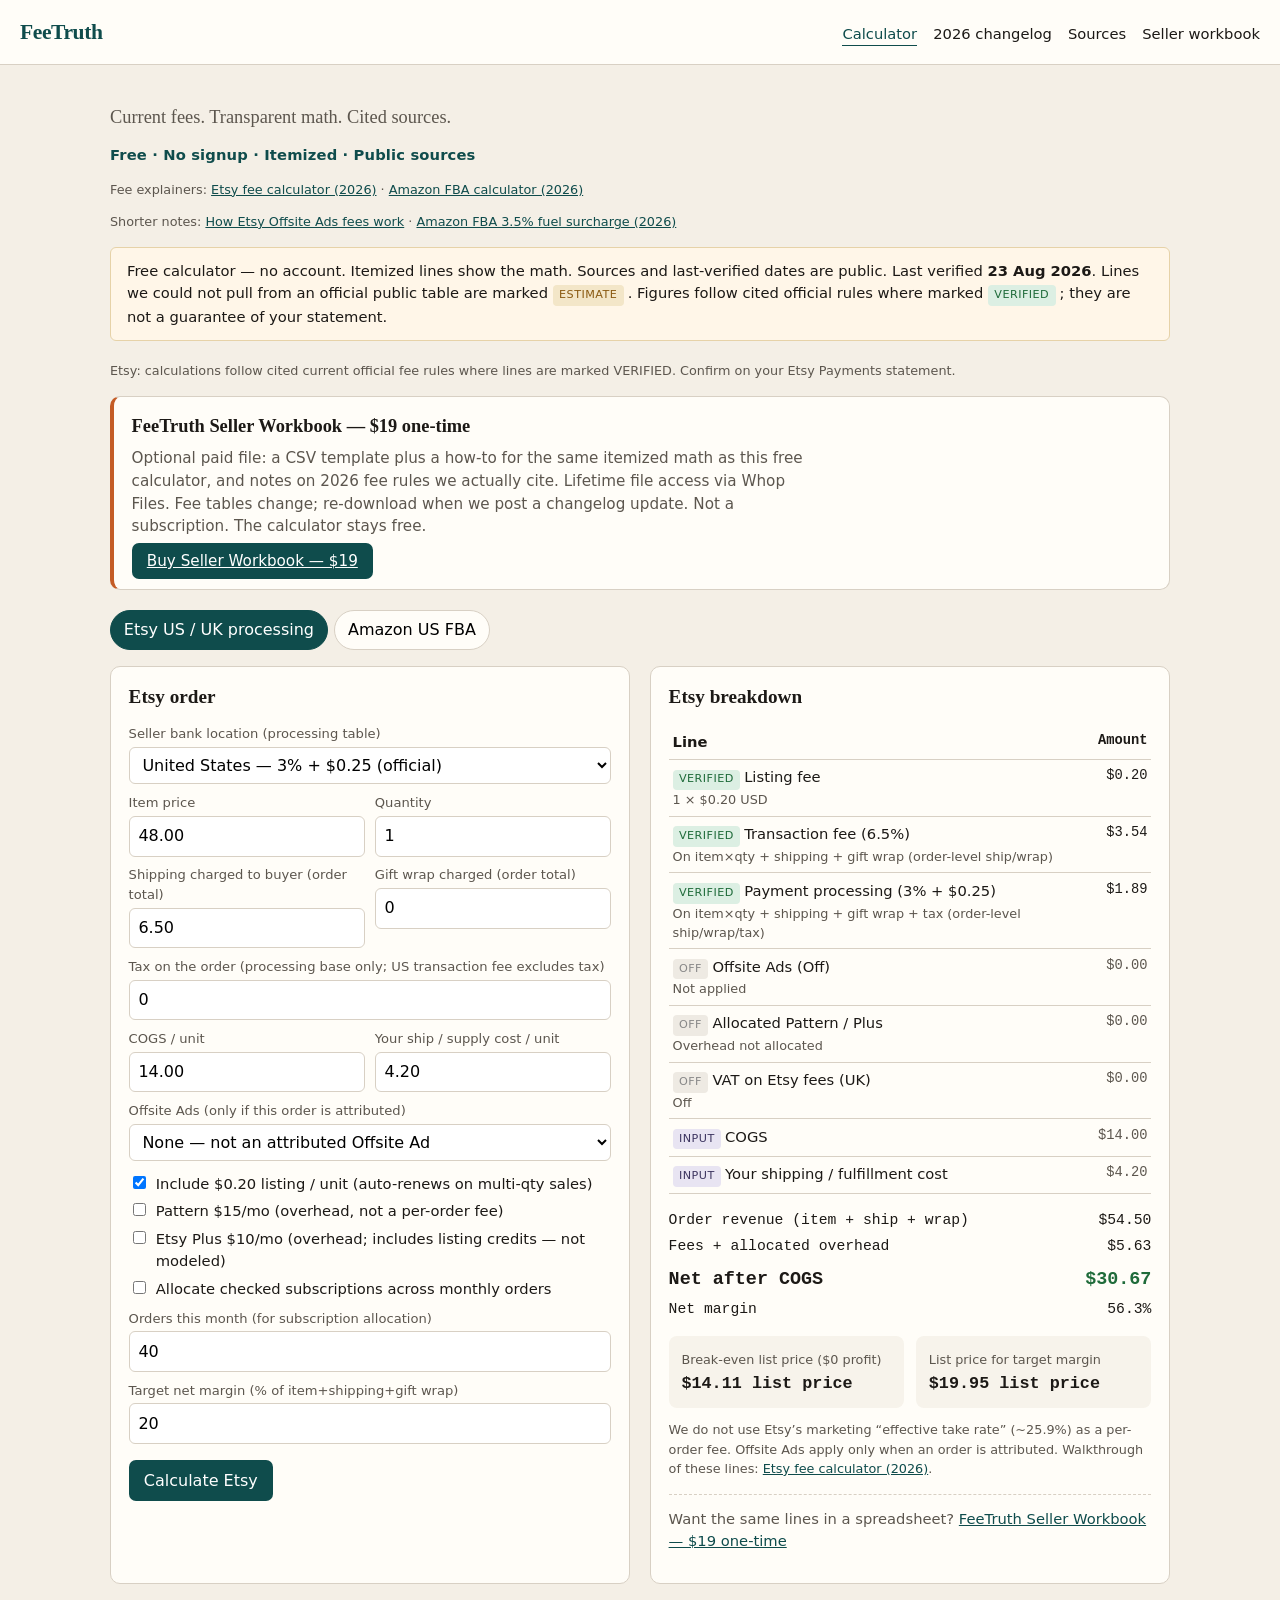
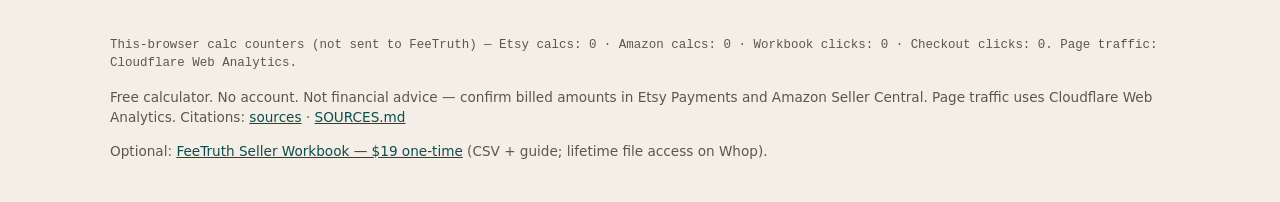
<file: index.html>
<!DOCTYPE html>
<html lang="en">
<head>
  <meta charset="utf-8" />
  <meta name="google-site-verification" content="FA61oJtBHolei19M53Q5c3lcyUGa_Wp4abpnqE888b4" />
  <meta name="viewport" content="width=device-width, initial-scale=1" />
  <title>FeeTruth — Etsy fee calculator / FBA fee calculator 2026</title>
  <meta name="description" content="Free itemized Etsy fee calculator and Amazon FBA calculator. Official 2026 rates where we can cite them; fulfillment estimates labeled. No signup." />
  <link rel="canonical" href="http://tryfeetruth.com/" />
  <link rel="stylesheet" href="css/style.css" />
</head>
<body>
  <header class="app">
    <h1><span>FeeTruth</span></h1>
    <nav>
      <a href="index.html" aria-current="page">Calculator</a>
      <a href="changelog.html">2026 changelog</a>
      <a href="sources.html">Sources</a>
      <a href="workbook.html">Seller workbook</a>
    </nav>
  </header>
  <main class="wrap">
    <p class="lede">Current fees. Transparent math. Cited sources.</p>
    <p class="trust">Free · No signup · Itemized · Public sources</p>
    <p class="note">Fee explainers: <a href="guides/etsy-fee-calculator.html">Etsy fee calculator (2026)</a> · <a href="guides/amazon-fba-calculator.html">Amazon FBA calculator (2026)</a></p>
    <p class="note">Shorter notes: <a href="guides/etsy-offsite-ads.html">How Etsy Offsite Ads fees work</a> · <a href="guides/amazon-fba-fuel-surcharge-2026.html">Amazon FBA 3.5% fuel surcharge (2026)</a></p>
    <div class="banner">
      Free calculator — no account. Itemized lines show the math. Sources and last-verified dates are public.
      Last verified <strong>23 Aug 2026</strong>. Lines we could not pull from an official public table are marked <span class="chip estimate">estimate</span>.
      Figures follow cited official rules where marked <span class="chip verified">verified</span>; they are not a guarantee of your statement.
    </div>
    <p class="note">Etsy: calculations follow cited current official fee rules where lines are marked VERIFIED. Confirm on your Etsy Payments statement.</p>

    <aside class="cta" id="workbook-cta">
      <h2>FeeTruth Seller Workbook — $19 one-time</h2>
      <p>
        Optional paid file: a CSV template plus a how-to for the same itemized math as this free calculator, and notes on 2026 fee rules we actually cite.
        Lifetime file access via Whop Files. Fee tables change; re-download when we post a changelog update. Not a subscription. The calculator stays free.
      </p>
      <p><a class="btn" data-checkout href="https://whop.com/checkout/plan_oC1FbrBQ9y2yp">Buy Seller Workbook — $19</a></p>
    </aside>

    <div class="tabs" role="tablist">
      <button type="button" data-tab="etsy" aria-selected="true">Etsy US / UK processing</button>
      <button type="button" data-tab="amazon" aria-selected="false">Amazon US FBA</button>
    </div>

    <section data-panel="etsy">
      <div class="grid">
        <form class="card" id="etsy-form">
          <h2>Etsy order</h2>
          <label class="f" for="e-region">Seller bank location (processing table)</label>
          <select id="e-region">
            <option value="US">United States — 3% + $0.25 (official)</option>
            <option value="UK">United Kingdom — 4% + £0.20 (official)</option>
          </select>
          <div class="row2">
            <div>
              <label class="f" for="e-item">Item price</label>
              <input id="e-item" type="number" step="0.01" min="0" value="48.00" />
            </div>
            <div>
              <label class="f" for="e-qty">Quantity</label>
              <input id="e-qty" type="number" step="1" min="1" value="1" />
            </div>
          </div>
          <div class="row2">
            <div>
              <label class="f" for="e-ship">Shipping charged to buyer (order total)</label>
              <input id="e-ship" type="number" step="0.01" min="0" value="6.50" />
            </div>
            <div>
              <label class="f" for="e-gift">Gift wrap charged (order total)</label>
              <input id="e-gift" type="number" step="0.01" min="0" value="0" />
            </div>
          </div>
          <label class="f" for="e-tax">Tax on the order (processing base only; US transaction fee excludes tax)</label>
          <input id="e-tax" type="number" step="0.01" min="0" value="0" />
          <div class="row2">
            <div>
              <label class="f" for="e-cogs">COGS / unit</label>
              <input id="e-cogs" type="number" step="0.01" min="0" value="14.00" />
            </div>
            <div>
              <label class="f" for="e-shipcost">Your ship / supply cost / unit</label>
              <input id="e-shipcost" type="number" step="0.01" min="0" value="4.20" />
            </div>
          </div>
          <label class="f" for="e-ads">Offsite Ads (only if this order is attributed)</label>
          <select id="e-ads">
            <option value="off">None — not an attributed Offsite Ad</option>
            <option value="15">15% — shop never hit $10k in any trailing 365 days</option>
            <option value="12">12% — shop has ever hit $10k trailing 365-day</option>
          </select>
          <div class="checks">
            <label><input id="e-listing" type="checkbox" checked /> Include $0.20 listing / unit (auto-renews on multi-qty sales)</label>
            <label><input id="e-pattern" type="checkbox" /> Pattern $15/mo (overhead, not a per-order fee)</label>
            <label><input id="e-plus" type="checkbox" /> Etsy Plus $10/mo (overhead; includes listing credits — not modeled)</label>
            <label><input id="e-alloc" type="checkbox" /> Allocate checked subscriptions across monthly orders</label>
          </div>
          <label class="f" for="e-orders">Orders this month (for subscription allocation)</label>
          <input id="e-orders" type="number" min="1" step="1" value="40" />
          <div id="e-vat-wrap" hidden>
            <div class="checks">
              <label><input id="e-vat" type="checkbox" /> Add 20% VAT on Etsy service fees (UK) — <span class="chip estimate">estimate</span> confirm on your statement</label>
            </div>
          </div>
          <label class="f" for="e-target">Target net margin (% of item+shipping+gift wrap)</label>
          <input id="e-target" type="number" step="0.1" value="20" />
          <p style="margin-top:1rem"><button type="submit">Calculate Etsy</button></p>
          <p class="note" id="e-fx-note"></p>
        </form>
        <div class="card">
          <h2>Etsy breakdown</h2>
          <table class="out-table">
            <thead><tr><th>Line</th><th class="amt">Amount</th></tr></thead>
            <tbody id="e-lines"></tbody>
          </table>
          <div class="totals">
            <div><span>Order revenue (item + ship + wrap)</span><span id="e-rev"></span></div>
            <div><span>Fees + allocated overhead</span><span id="e-fees"></span></div>
            <div class="big"><span>Net after COGS</span><span id="e-profit"></span></div>
            <div><span>Net margin</span><span id="e-margin"></span></div>
          </div>
          <div class="solve">
            <div class="box"><span class="note">Break-even list price ($0 profit)</span><strong id="e-be">—</strong></div>
            <div class="box"><span class="note">List price for target margin</span><strong id="e-tp">—</strong></div>
          </div>
          <p class="note" style="margin-top:0.8rem">We do not use Etsy’s marketing “effective take rate” (~25.9%) as a per-order fee. Offsite Ads apply only when an order is attributed. Walkthrough of these lines: <a href="guides/etsy-fee-calculator.html">Etsy fee calculator (2026)</a>.</p>
          <p class="cta-inline">Want the same lines in a spreadsheet? <a data-checkout href="https://whop.com/checkout/plan_oC1FbrBQ9y2yp">FeeTruth Seller Workbook — $19 one-time</a></p>
        </div>
      </div>
    </section>

    <section data-panel="amazon" hidden>
      <div class="banner">
        Amazon is split: referral, selling plan, and media closing follow official public tables (<span class="chip verified">verified</span>).
        FBA fulfillment, DIM weight, storage, and oversize are <span class="chip estimate">estimated</span> unless you paste a Seller Central fulfillment fee in the override field — please do that when you have Fee Preview / Revenue Calculator.
        Confirm your SKU’s fee category and billed amounts in Seller Central.
      </div>
      <div class="grid">
        <form class="card" id="amazon-form">
          <h2>Amazon US FBA unit</h2>
          <div class="row2">
            <div>
              <label class="f" for="a-item">Item price</label>
              <input id="a-item" type="number" step="0.01" min="0" value="24.99" />
            </div>
            <div>
              <label class="f" for="a-qty">Units</label>
              <input id="a-qty" type="number" min="1" step="1" value="1" />
            </div>
          </div>
          <div class="row2">
            <div>
              <label class="f" for="a-ship">Shipping charged (usually $0 on Prime)</label>
              <input id="a-ship" type="number" step="0.01" min="0" value="0" />
            </div>
            <div>
              <label class="f" for="a-gift">Gift wrap charged</label>
              <input id="a-gift" type="number" step="0.01" min="0" value="0" />
            </div>
          </div>
          <label class="f" for="a-cat">Referral category (official public table)</label>
          <select id="a-cat">
            <option value="home_kitchen">Home and Kitchen — 15%</option>
            <option value="toys">Toys and Games — 15%</option>
            <option value="beauty">Beauty / Health / Personal Care — 8% ≤$10, else 15%</option>
            <option value="clothing">Clothing &amp; Accessories — 5% / 10% / 17% by price</option>
            <option value="electronics">Consumer Electronics — 8%</option>
            <option value="electronics_acc">Electronics Accessories — 15% to $100, then 8%</option>
            <option value="grocery">Grocery and Gourmet — 8% ≤$15, else 15%</option>
            <option value="media">Media — 15% + $1.80 closing</option>
            <option value="custom">Custom referral %</option>
          </select>
          <div id="a-custom-wrap" hidden>
            <label class="f" for="a-custom">Custom referral %</label>
            <input id="a-custom" type="number" step="0.1" min="0" value="15" />
          </div>
          <div class="row2">
            <div>
              <label class="f" for="a-l">Length (in)</label>
              <input id="a-l" type="number" step="0.01" min="0" value="8" />
            </div>
            <div>
              <label class="f" for="a-w">Width (in)</label>
              <input id="a-w" type="number" step="0.01" min="0" value="6" />
            </div>
          </div>
          <div class="row2">
            <div>
              <label class="f" for="a-h">Height (in)</label>
              <input id="a-h" type="number" step="0.01" min="0" value="2" />
            </div>
            <div>
              <label class="f" for="a-wt">Unit weight (lb)</label>
              <input id="a-wt" type="number" step="0.01" min="0" value="0.55" />
            </div>
          </div>
          <label class="f" for="a-override">Fulfillment fee override from Seller Central (leave blank to estimate)</label>
          <input id="a-override" type="number" step="0.01" min="0" placeholder="e.g. 4.20" />
          <div class="checks">
            <label><input id="a-fuel" type="checkbox" checked /> 3.5% fuel &amp; logistics surcharge on fulfillment (US FBA since 17 Apr 2026)</label>
            <label><input id="a-peak" type="checkbox" /> Peak storage rate (Oct–Dec) — <span class="chip estimate">estimate</span></label>
            <label><input id="a-alloc" type="checkbox" /> Allocate Professional $39.99/mo across monthly units</label>
          </div>
          <div class="row2">
            <div>
              <label class="f" for="a-store-mo">Months of storage to allocate / unit</label>
              <input id="a-store-mo" type="number" step="0.1" min="0" value="0" />
            </div>
            <div>
              <label class="f" for="a-orders">Units / month (plan allocation)</label>
              <input id="a-orders" type="number" min="1" step="1" value="200" />
            </div>
          </div>
          <label class="f" for="a-plan">Selling plan</label>
          <select id="a-plan">
            <option value="professional">Professional — $39.99/mo (official)</option>
            <option value="individual">Individual — $0.99 per item (official)</option>
          </select>
          <div class="row2">
            <div>
              <label class="f" for="a-cogs">COGS / unit</label>
              <input id="a-cogs" type="number" step="0.01" min="0" value="7.50" />
            </div>
            <div>
              <label class="f" for="a-ppc">PPC / unit (your number)</label>
              <input id="a-ppc" type="number" step="0.01" min="0" value="0" />
            </div>
          </div>
          <label class="f" for="a-target">Target net margin (% of item+ship+wrap)</label>
          <input id="a-target" type="number" step="0.1" value="15" />
          <p style="margin-top:1rem"><button type="submit">Calculate Amazon</button></p>
        </form>
        <div class="card">
          <h2>Amazon breakdown</h2>
          <p><strong id="a-tier"></strong></p>
          <p class="note" id="a-tier-note"></p>
          <table class="out-table">
            <thead><tr><th>Line</th><th class="amt">Amount</th></tr></thead>
            <tbody id="a-lines"></tbody>
          </table>
          <div class="totals">
            <div><span>Sales proceeds (item + ship + wrap)</span><span id="a-rev"></span></div>
            <div><span>Verified Amazon fees</span><span id="a-verified"></span></div>
            <div class="est-subtotal"><span>Estimated / override fulfillment &amp; storage</span><span id="a-estimated"></span></div>
            <div><span>Amazon + ads + allocated plan</span><span id="a-fees"></span></div>
            <div class="big"><span id="a-profit-label">Net after COGS</span><span id="a-profit"></span></div>
            <div><span>Net margin</span><span id="a-margin"></span></div>
          </div>
          <p class="note" id="a-mix-note"></p>
          <p class="note">Walkthrough of these lines: <a href="guides/amazon-fba-calculator.html">Amazon FBA calculator (2026)</a>.</p>
          <div class="solve">
            <div class="box"><span class="note">Break-even list price ($0 profit)</span><strong id="a-be">—</strong></div>
            <div class="box"><span class="note">List price for target margin</span><strong id="a-tp">—</strong></div>
          </div>
          <p class="cta-inline">Want the same lines in a spreadsheet? <a data-checkout href="https://whop.com/checkout/plan_oC1FbrBQ9y2yp">FeeTruth Seller Workbook — $19 one-time</a></p>
        </div>
      </div>
    </section>
  </main>
  <footer>
    <div class="analytics" id="analytics"></div>
    <p>Free calculator. No account. Not financial advice — confirm billed amounts in Etsy Payments and Amazon Seller Central. Page traffic uses Cloudflare Web Analytics. Citations: <a href="sources.html">sources</a> · <a href="SOURCES.md">SOURCES.md</a></p>
    <p>Optional: <a data-checkout href="https://whop.com/checkout/plan_oC1FbrBQ9y2yp">FeeTruth Seller Workbook — $19 one-time</a> (CSV + guide; lifetime file access on Whop).</p>
  </footer>
  <script src="js/fees.js"></script>
  <script src="js/app.js"></script>
<!-- Cloudflare Web Analytics --><script type='module' src='https://static.cloudflareinsights.com/beacon.min.js' data-cf-beacon='{"token": "185a204e92a94cebb95cacd619e0b6a8"}'></script><!-- End Cloudflare Web Analytics -->
</body>
</html>
</file>
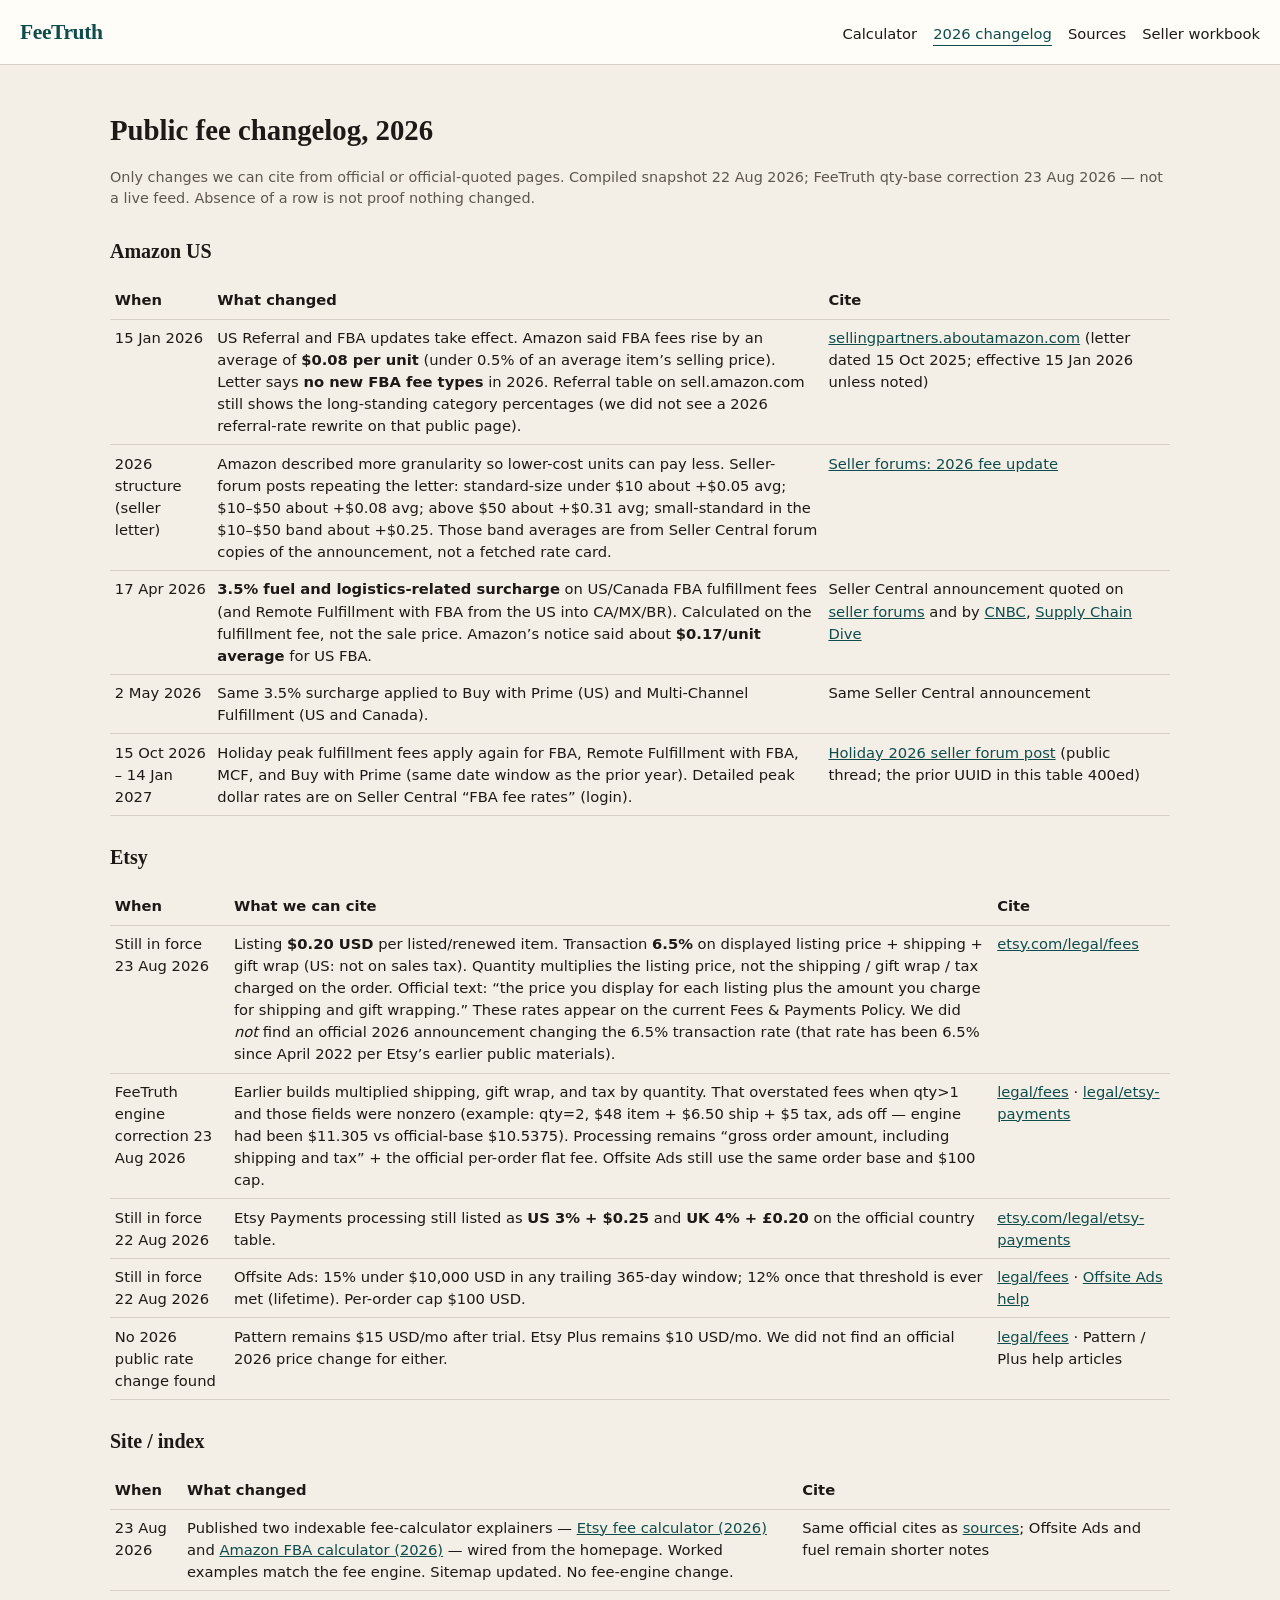
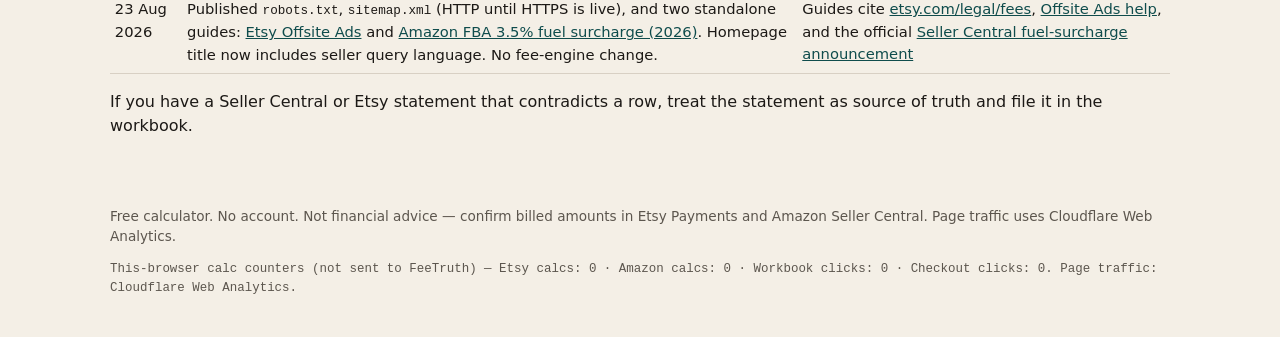
<file: changelog.html>
<!DOCTYPE html>
<html lang="en">
<head>
  <meta charset="utf-8" />
  <meta name="google-site-verification" content="FA61oJtBHolei19M53Q5c3lcyUGa_Wp4abpnqE888b4" />
  <meta name="viewport" content="width=device-width, initial-scale=1" />
  <title>FeeTruth — 2026 fee changelog</title>
  <link rel="stylesheet" href="css/style.css" />
</head>
<body>
  <header class="app">
    <h1><span>FeeTruth</span></h1>
    <nav>
      <a href="index.html">Calculator</a>
      <a href="changelog.html" aria-current="page">2026 changelog</a>
      <a href="sources.html">Sources</a>
      <a href="workbook.html">Seller workbook</a>
    </nav>
  </header>
  <article class="wrap">
    <h1>Public fee changelog, 2026</h1>
    <p class="meta">Only changes we can cite from official or official-quoted pages. Compiled snapshot 22 Aug 2026; FeeTruth qty-base correction 23 Aug 2026 — not a live feed. Absence of a row is not proof nothing changed.</p>

    <h2>Amazon US</h2>
    <table class="plain">
      <thead><tr><th>When</th><th>What changed</th><th>Cite</th></tr></thead>
      <tbody>
        <tr>
          <td>15 Jan 2026</td>
          <td>US Referral and FBA updates take effect. Amazon said FBA fees rise by an average of <strong>$0.08 per unit</strong> (under 0.5% of an average item’s selling price). Letter says <strong>no new FBA fee types</strong> in 2026. Referral table on sell.amazon.com still shows the long-standing category percentages (we did not see a 2026 referral-rate rewrite on that public page).</td>
          <td><a href="https://sellingpartners.aboutamazon.com/update-to-u-s-referral-and-fulfillment-by-amazon-fees-for-2026">sellingpartners.aboutamazon.com</a> (letter dated 15 Oct 2025; effective 15 Jan 2026 unless noted)</td>
        </tr>
        <tr>
          <td>2026 structure (seller letter)</td>
          <td>Amazon described more granularity so lower-cost units can pay less. Seller-forum posts repeating the letter: standard-size under $10 about +$0.05 avg; $10–$50 about +$0.08 avg; above $50 about +$0.31 avg; small-standard in the $10–$50 band about +$0.25. Those band averages are from Seller Central forum copies of the announcement, not a fetched rate card.</td>
          <td><a href="https://sellercentral.amazon.com/seller-forums/discussions/t/f3fa3211-820b-4e2e-a023-158a9cf55f99">Seller forums: 2026 fee update</a></td>
        </tr>
        <tr>
          <td>17 Apr 2026</td>
          <td><strong>3.5% fuel and logistics-related surcharge</strong> on US/Canada FBA fulfillment fees (and Remote Fulfillment with FBA from the US into CA/MX/BR). Calculated on the fulfillment fee, not the sale price. Amazon’s notice said about <strong>$0.17/unit average</strong> for US FBA.</td>
          <td>Seller Central announcement quoted on <a href="https://sellercentral.amazon.com/seller-forums/discussions/t/7cbc0233-ee5b-4359-978a-dee7cad5c6f4">seller forums</a> and by <a href="https://www.cnbc.com/2026/04/02/amazon-add-3point5percent-fuel-and-logistics-surcharge-for-sellers-amid-iran-war.html">CNBC</a>, <a href="https://www.supplychaindive.com/news/amazon-fba-2026-fuel-surcharge-increase/816462/">Supply Chain Dive</a></td>
        </tr>
        <tr>
          <td>2 May 2026</td>
          <td>Same 3.5% surcharge applied to Buy with Prime (US) and Multi-Channel Fulfillment (US and Canada).</td>
          <td>Same Seller Central announcement</td>
        </tr>
        <tr>
          <td>15 Oct 2026 – 14 Jan 2027</td>
          <td>Holiday peak fulfillment fees apply again for FBA, Remote Fulfillment with FBA, MCF, and Buy with Prime (same date window as the prior year). Detailed peak dollar rates are on Seller Central “FBA fee rates” (login).</td>
          <td><a href="https://sellercentral.amazon.com/seller-forums/discussions/t/3e31fbb7-04e0-4ed4-873e-f74b1052e2ff">Holiday 2026 seller forum post</a> (public thread; the prior UUID in this table 400ed)</td>
        </tr>
      </tbody>
    </table>

    <h2>Etsy</h2>
    <table class="plain">
      <thead><tr><th>When</th><th>What we can cite</th><th>Cite</th></tr></thead>
      <tbody>
        <tr>
          <td>Still in force 23 Aug 2026</td>
          <td>Listing <strong>$0.20 USD</strong> per listed/renewed item. Transaction <strong>6.5%</strong> on displayed listing price + shipping + gift wrap (US: not on sales tax). Quantity multiplies the listing price, not the shipping / gift wrap / tax charged on the order. Official text: “the price you display for each listing plus the amount you charge for shipping and gift wrapping.” These rates appear on the current Fees &amp; Payments Policy. We did <em>not</em> find an official 2026 announcement changing the 6.5% transaction rate (that rate has been 6.5% since April 2022 per Etsy’s earlier public materials).</td>
          <td><a href="https://www.etsy.com/legal/fees">etsy.com/legal/fees</a></td>
        </tr>
        <tr>
          <td>FeeTruth engine correction 23 Aug 2026</td>
          <td>Earlier builds multiplied shipping, gift wrap, and tax by quantity. That overstated fees when qty&gt;1 and those fields were nonzero (example: qty=2, $48 item + $6.50 ship + $5 tax, ads off — engine had been $11.305 vs official-base $10.5375). Processing remains “gross order amount, including shipping and tax” + the official per-order flat fee. Offsite Ads still use the same order base and $100 cap.</td>
          <td><a href="https://www.etsy.com/legal/fees">legal/fees</a> · <a href="https://www.etsy.com/legal/etsy-payments">legal/etsy-payments</a></td>
        </tr>
        <tr>
          <td>Still in force 22 Aug 2026</td>
          <td>Etsy Payments processing still listed as <strong>US 3% + $0.25</strong> and <strong>UK 4% + £0.20</strong> on the official country table.</td>
          <td><a href="https://www.etsy.com/legal/etsy-payments">etsy.com/legal/etsy-payments</a></td>
        </tr>
        <tr>
          <td>Still in force 22 Aug 2026</td>
          <td>Offsite Ads: 15% under $10,000 USD in any trailing 365-day window; 12% once that threshold is ever met (lifetime). Per-order cap $100 USD.</td>
          <td><a href="https://www.etsy.com/legal/fees">legal/fees</a> · <a href="https://help.etsy.com/hc/en-us/articles/360000338367-How-Etsy-s-Offsite-Ads-Work">Offsite Ads help</a></td>
        </tr>
        <tr>
          <td>No 2026 public rate change found</td>
          <td>Pattern remains $15 USD/mo after trial. Etsy Plus remains $10 USD/mo. We did not find an official 2026 price change for either.</td>
          <td><a href="https://www.etsy.com/legal/fees">legal/fees</a> · Pattern / Plus help articles</td>
        </tr>
      </tbody>
    </table>

    <h2>Site / index</h2>
    <table class="plain">
      <thead><tr><th>When</th><th>What changed</th><th>Cite</th></tr></thead>
      <tbody>
        <tr>
          <td>23 Aug 2026</td>
          <td>Published two indexable fee-calculator explainers — <a href="guides/etsy-fee-calculator.html">Etsy fee calculator (2026)</a> and <a href="guides/amazon-fba-calculator.html">Amazon FBA calculator (2026)</a> — wired from the homepage. Worked examples match the fee engine. Sitemap updated. No fee-engine change.</td>
          <td>Same official cites as <a href="sources.html">sources</a>; Offsite Ads and fuel remain shorter notes</td>
        </tr>
        <tr>
          <td>23 Aug 2026</td>
          <td>Published <code>robots.txt</code>, <code>sitemap.xml</code> (HTTP until HTTPS is live), and two standalone guides: <a href="guides/etsy-offsite-ads.html">Etsy Offsite Ads</a> and <a href="guides/amazon-fba-fuel-surcharge-2026.html">Amazon FBA 3.5% fuel surcharge (2026)</a>. Homepage title now includes seller query language. No fee-engine change.</td>
          <td>Guides cite <a href="https://www.etsy.com/legal/fees">etsy.com/legal/fees</a>, <a href="https://help.etsy.com/hc/en-us/articles/360000338367-How-Etsy-s-Offsite-Ads-Work">Offsite Ads help</a>, and the official <a href="https://sellercentral.amazon.com/seller-forums/discussions/t/7cbc0233-ee5b-4359-978a-dee7cad5c6f4">Seller Central fuel-surcharge announcement</a></td>
        </tr>
      </tbody>
    </table>

    <p>If you have a Seller Central or Etsy statement that contradicts a row, treat the statement as source of truth and file it in the workbook.</p>
  </article>
  <footer>
    <p>Free calculator. No account. Not financial advice — confirm billed amounts in Etsy Payments and Amazon Seller Central. Page traffic uses Cloudflare Web Analytics.</p>
    <div class="analytics" id="analytics"></div>
  </footer>
  <script src="js/fees.js"></script>
  <script src="js/app.js"></script>
<!-- Cloudflare Web Analytics --><script type='module' src='https://static.cloudflareinsights.com/beacon.min.js' data-cf-beacon='{"token": "185a204e92a94cebb95cacd619e0b6a8"}'></script><!-- End Cloudflare Web Analytics -->
</body>
</html>
</file>
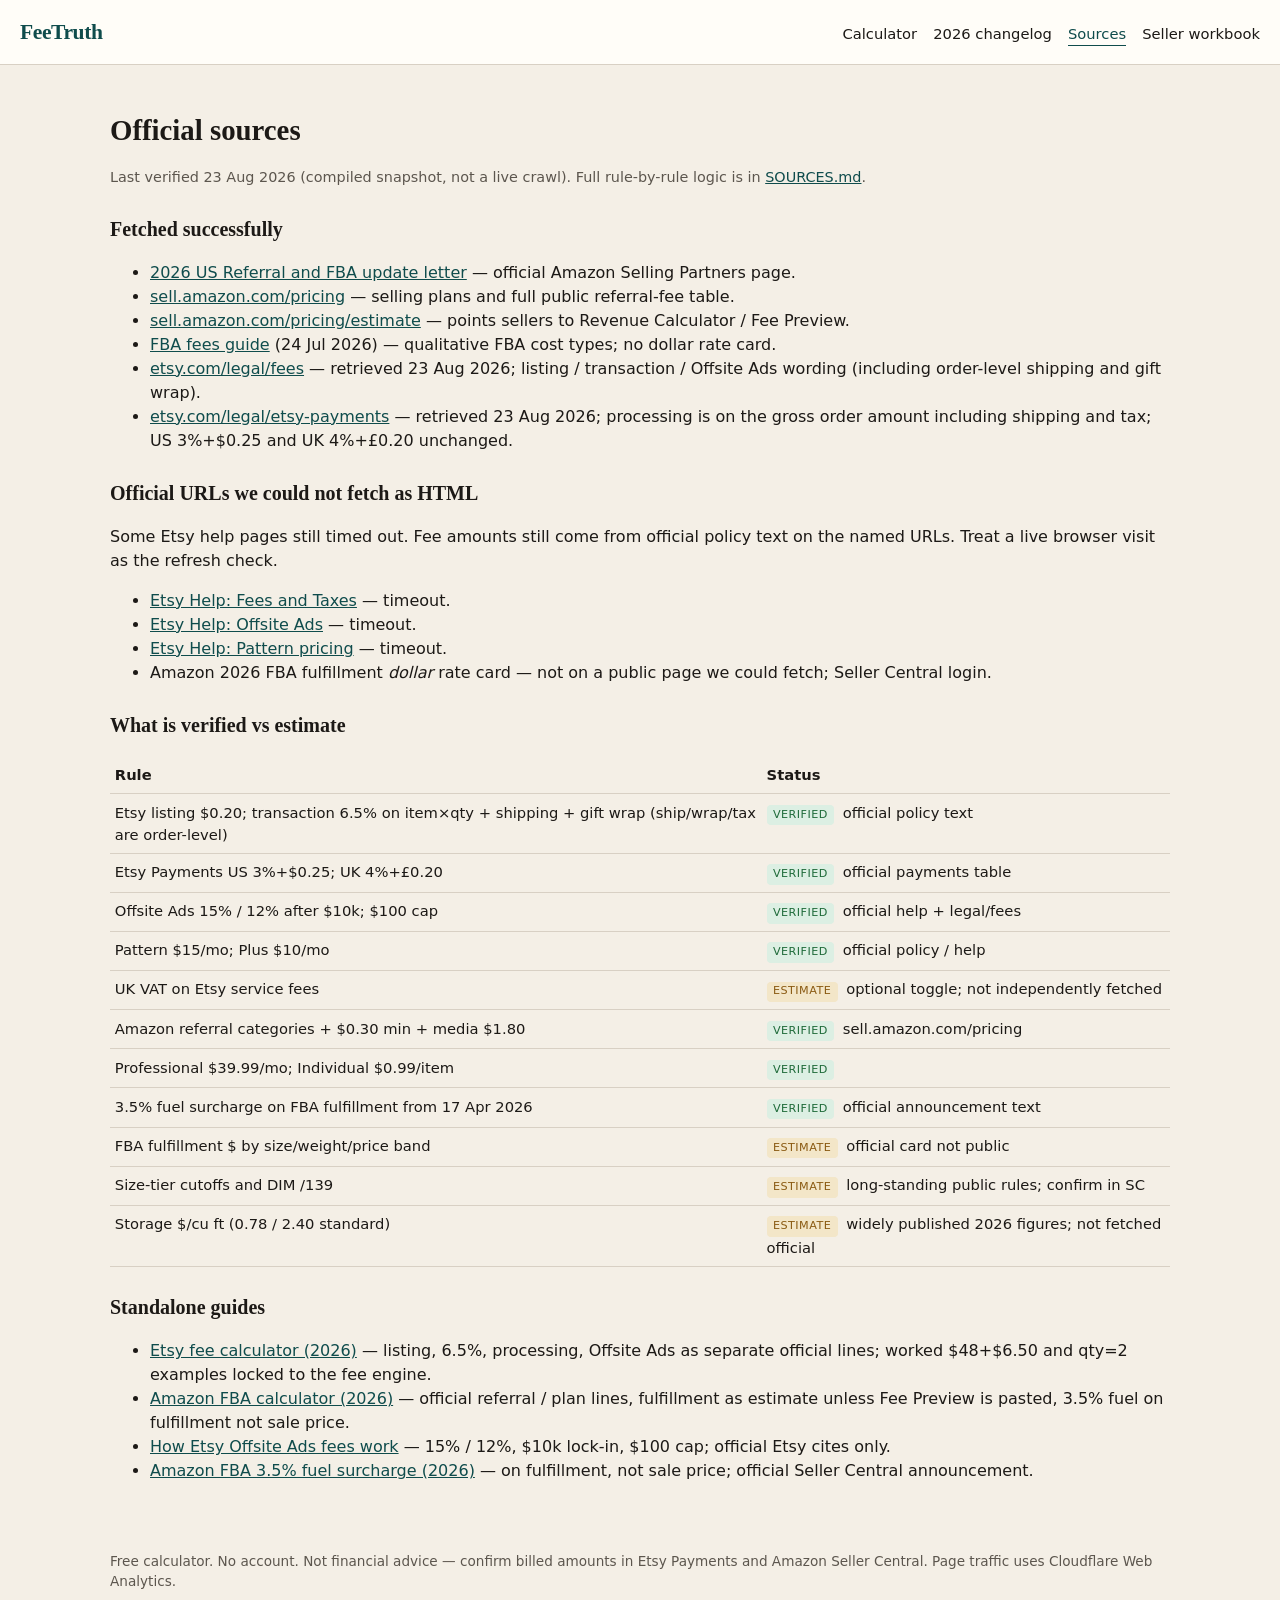
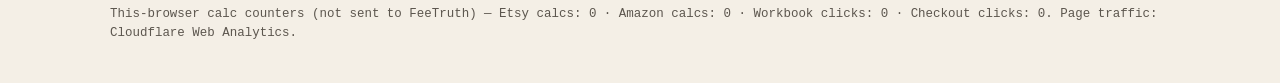
<file: sources.html>
<!DOCTYPE html>
<html lang="en">
<head>
  <meta charset="utf-8" />
  <meta name="google-site-verification" content="FA61oJtBHolei19M53Q5c3lcyUGa_Wp4abpnqE888b4" />
  <meta name="viewport" content="width=device-width, initial-scale=1" />
  <title>FeeTruth — sources</title>
  <link rel="stylesheet" href="css/style.css" />
</head>
<body>
  <header class="app">
    <h1><span>FeeTruth</span></h1>
    <nav>
      <a href="index.html">Calculator</a>
      <a href="changelog.html">2026 changelog</a>
      <a href="sources.html" aria-current="page">Sources</a>
      <a href="workbook.html">Seller workbook</a>
    </nav>
  </header>
  <article class="wrap">
    <h1>Official sources</h1>
    <p class="meta">Last verified 23 Aug 2026 (compiled snapshot, not a live crawl). Full rule-by-rule logic is in <a href="SOURCES.md">SOURCES.md</a>.</p>

    <h2>Fetched successfully</h2>
    <ul>
      <li><a href="https://sellingpartners.aboutamazon.com/update-to-u-s-referral-and-fulfillment-by-amazon-fees-for-2026">2026 US Referral and FBA update letter</a> — official Amazon Selling Partners page.</li>
      <li><a href="https://sell.amazon.com/pricing">sell.amazon.com/pricing</a> — selling plans and full public referral-fee table.</li>
      <li><a href="https://sell.amazon.com/pricing/estimate">sell.amazon.com/pricing/estimate</a> — points sellers to Revenue Calculator / Fee Preview.</li>
      <li><a href="https://sell.amazon.com/blog/fba-fees-guide">FBA fees guide</a> (24 Jul 2026) — qualitative FBA cost types; no dollar rate card.</li>
      <li><a href="https://www.etsy.com/legal/fees">etsy.com/legal/fees</a> — retrieved 23 Aug 2026; listing / transaction / Offsite Ads wording (including order-level shipping and gift wrap).</li>
      <li><a href="https://www.etsy.com/legal/etsy-payments">etsy.com/legal/etsy-payments</a> — retrieved 23 Aug 2026; processing is on the gross order amount including shipping and tax; US 3%+$0.25 and UK 4%+£0.20 unchanged.</li>
    </ul>

    <h2>Official URLs we could not fetch as HTML</h2>
    <p>Some Etsy help pages still timed out. Fee amounts still come from official policy text on the named URLs. Treat a live browser visit as the refresh check.</p>
    <ul>
      <li><a href="https://help.etsy.com/hc/en-us/articles/115014483627-What-are-the-Fees-and-Taxes-for-Selling-on-Etsy">Etsy Help: Fees and Taxes</a> — timeout.</li>
      <li><a href="https://help.etsy.com/hc/en-us/articles/360000338367-How-Etsy-s-Offsite-Ads-Work">Etsy Help: Offsite Ads</a> — timeout.</li>
      <li><a href="https://help.etsy.com/hc/en-us/articles/360000337067-Pricing-and-Fees-for-Pattern">Etsy Help: Pattern pricing</a> — timeout.</li>
      <li>Amazon 2026 FBA fulfillment <em>dollar</em> rate card — not on a public page we could fetch; Seller Central login.</li>
    </ul>

    <h2>What is verified vs estimate</h2>
    <table class="plain">
      <thead><tr><th>Rule</th><th>Status</th></tr></thead>
      <tbody>
        <tr><td>Etsy listing $0.20; transaction 6.5% on item×qty + shipping + gift wrap (ship/wrap/tax are order-level)</td><td><span class="chip verified">verified</span> official policy text</td></tr>
        <tr><td>Etsy Payments US 3%+$0.25; UK 4%+£0.20</td><td><span class="chip verified">verified</span> official payments table</td></tr>
        <tr><td>Offsite Ads 15% / 12% after $10k; $100 cap</td><td><span class="chip verified">verified</span> official help + legal/fees</td></tr>
        <tr><td>Pattern $15/mo; Plus $10/mo</td><td><span class="chip verified">verified</span> official policy / help</td></tr>
        <tr><td>UK VAT on Etsy service fees</td><td><span class="chip estimate">estimate</span> optional toggle; not independently fetched</td></tr>
        <tr><td>Amazon referral categories + $0.30 min + media $1.80</td><td><span class="chip verified">verified</span> sell.amazon.com/pricing</td></tr>
        <tr><td>Professional $39.99/mo; Individual $0.99/item</td><td><span class="chip verified">verified</span></td></tr>
        <tr><td>3.5% fuel surcharge on FBA fulfillment from 17 Apr 2026</td><td><span class="chip verified">verified</span> official announcement text</td></tr>
        <tr><td>FBA fulfillment $ by size/weight/price band</td><td><span class="chip estimate">estimate</span> official card not public</td></tr>
        <tr><td>Size-tier cutoffs and DIM /139</td><td><span class="chip estimate">estimate</span> long-standing public rules; confirm in SC</td></tr>
        <tr><td>Storage $/cu ft (0.78 / 2.40 standard)</td><td><span class="chip estimate">estimate</span> widely published 2026 figures; not fetched official</td></tr>
      </tbody>
    </table>

    <h2>Standalone guides</h2>
    <ul>
      <li><a href="guides/etsy-fee-calculator.html">Etsy fee calculator (2026)</a> — listing, 6.5%, processing, Offsite Ads as separate official lines; worked $48+$6.50 and qty=2 examples locked to the fee engine.</li>
      <li><a href="guides/amazon-fba-calculator.html">Amazon FBA calculator (2026)</a> — official referral / plan lines, fulfillment as estimate unless Fee Preview is pasted, 3.5% fuel on fulfillment not sale price.</li>
      <li><a href="guides/etsy-offsite-ads.html">How Etsy Offsite Ads fees work</a> — 15% / 12%, $10k lock-in, $100 cap; official Etsy cites only.</li>
      <li><a href="guides/amazon-fba-fuel-surcharge-2026.html">Amazon FBA 3.5% fuel surcharge (2026)</a> — on fulfillment, not sale price; official Seller Central announcement.</li>
    </ul>
  </article>
  <footer>
    <p>Free calculator. No account. Not financial advice — confirm billed amounts in Etsy Payments and Amazon Seller Central. Page traffic uses Cloudflare Web Analytics.</p>
    <div class="analytics" id="analytics"></div>
  </footer>
  <script src="js/fees.js"></script>
  <script src="js/app.js"></script>
<!-- Cloudflare Web Analytics --><script type='module' src='https://static.cloudflareinsights.com/beacon.min.js' data-cf-beacon='{"token": "185a204e92a94cebb95cacd619e0b6a8"}'></script><!-- End Cloudflare Web Analytics -->
</body>
</html>
</file>
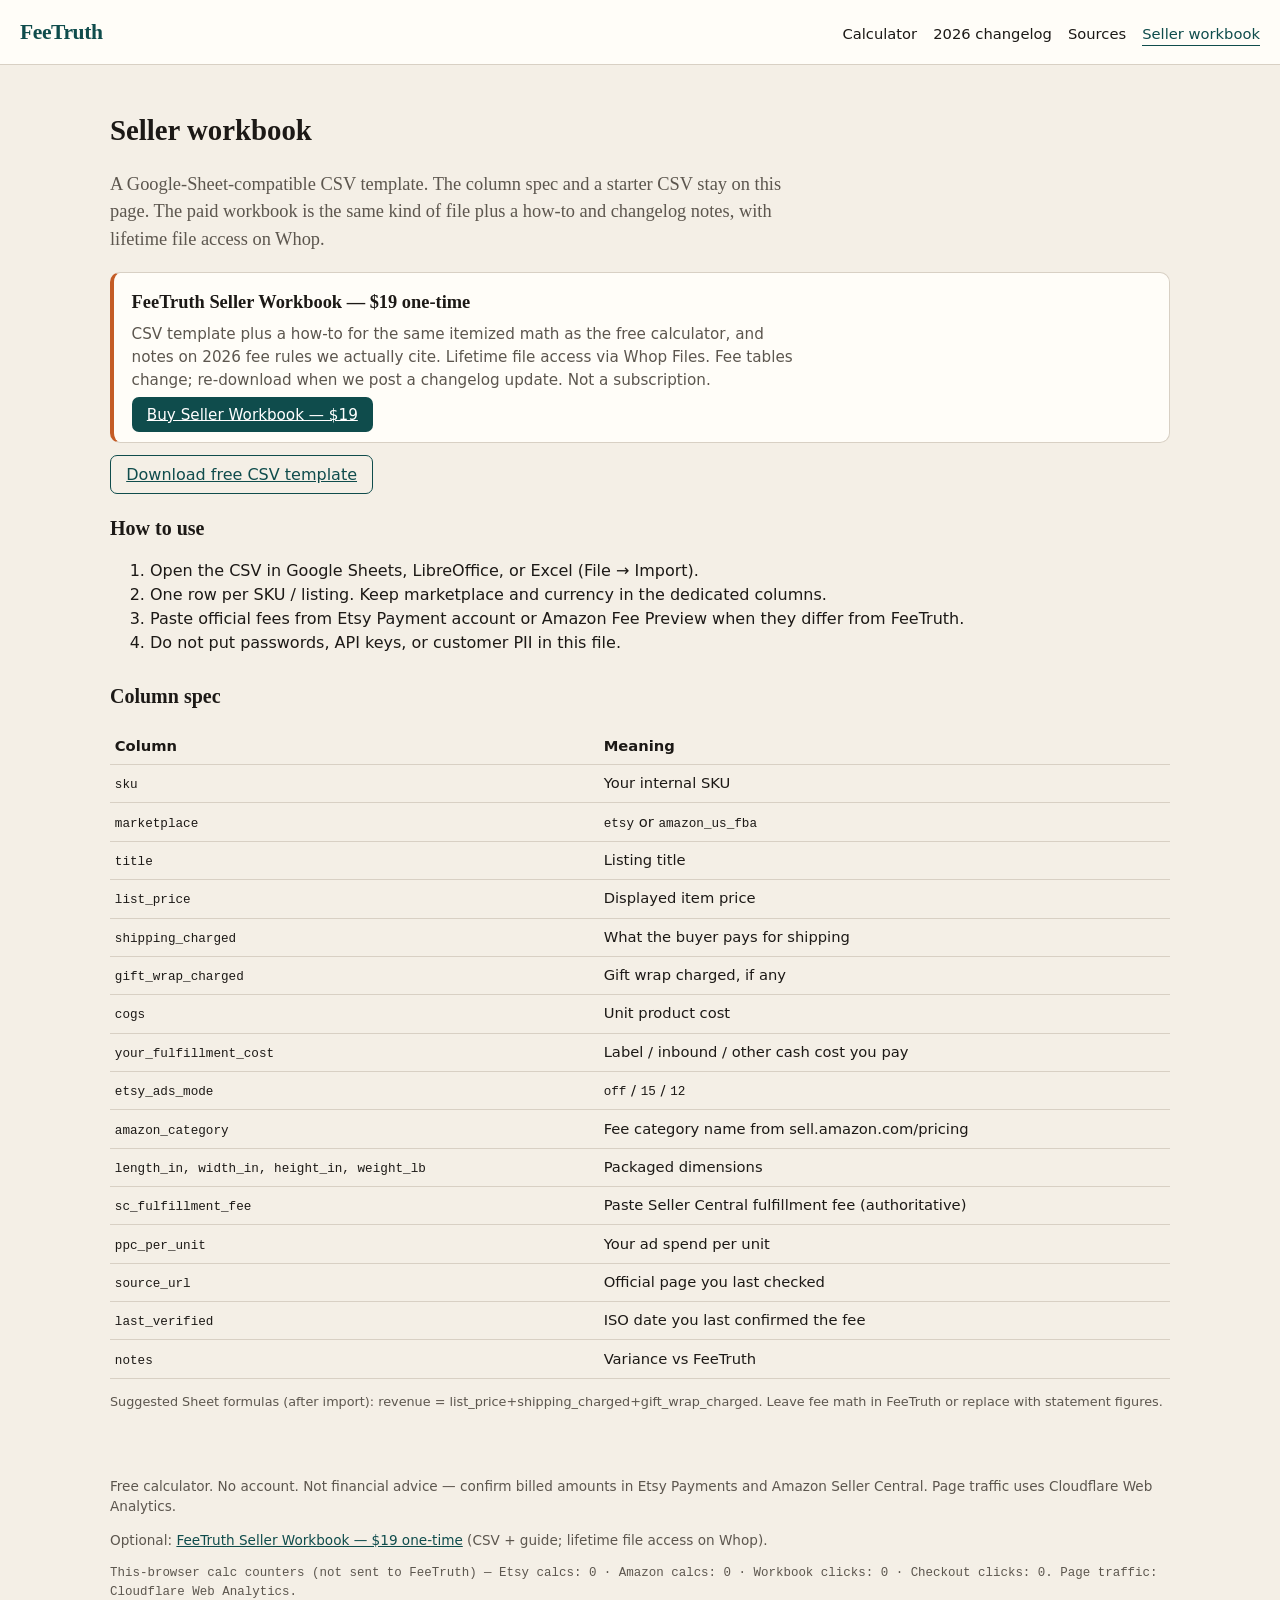
<file: workbook.html>
<!DOCTYPE html>
<html lang="en">
<head>
  <meta charset="utf-8" />
  <meta name="google-site-verification" content="FA61oJtBHolei19M53Q5c3lcyUGa_Wp4abpnqE888b4" />
  <meta name="viewport" content="width=device-width, initial-scale=1" />
  <title>FeeTruth — seller workbook</title>
  <link rel="stylesheet" href="css/style.css" />
</head>
<body>
  <header class="app">
    <h1><span>FeeTruth</span></h1>
    <nav>
      <a href="index.html">Calculator</a>
      <a href="changelog.html">2026 changelog</a>
      <a href="sources.html">Sources</a>
      <a href="workbook.html" aria-current="page">Seller workbook</a>
    </nav>
  </header>
  <article class="wrap">
    <h1>Seller workbook</h1>
    <p class="lede">A Google-Sheet-compatible CSV template. The column spec and a starter CSV stay on this page. The paid workbook is the same kind of file plus a how-to and changelog notes, with lifetime file access on Whop.</p>

    <aside class="cta">
      <h2>FeeTruth Seller Workbook — $19 one-time</h2>
      <p>
        CSV template plus a how-to for the same itemized math as the free calculator, and notes on 2026 fee rules we actually cite.
        Lifetime file access via Whop Files. Fee tables change; re-download when we post a changelog update. Not a subscription.
      </p>
      <p><a class="btn" data-checkout href="https://whop.com/checkout/plan_oC1FbrBQ9y2yp">Buy Seller Workbook — $19</a></p>
    </aside>

    <p><a class="btn ghost" data-workbook href="data/workbook-template.csv" download="feetruth-seller-workbook.csv">Download free CSV template</a></p>

    <h2>How to use</h2>
    <ol>
      <li>Open the CSV in Google Sheets, LibreOffice, or Excel (File → Import).</li>
      <li>One row per SKU / listing. Keep marketplace and currency in the dedicated columns.</li>
      <li>Paste official fees from Etsy Payment account or Amazon Fee Preview when they differ from FeeTruth.</li>
      <li>Do not put passwords, API keys, or customer PII in this file.</li>
    </ol>

    <h2>Column spec</h2>
    <table class="plain">
      <thead><tr><th>Column</th><th>Meaning</th></tr></thead>
      <tbody>
        <tr><td><code>sku</code></td><td>Your internal SKU</td></tr>
        <tr><td><code>marketplace</code></td><td><code>etsy</code> or <code>amazon_us_fba</code></td></tr>
        <tr><td><code>title</code></td><td>Listing title</td></tr>
        <tr><td><code>list_price</code></td><td>Displayed item price</td></tr>
        <tr><td><code>shipping_charged</code></td><td>What the buyer pays for shipping</td></tr>
        <tr><td><code>gift_wrap_charged</code></td><td>Gift wrap charged, if any</td></tr>
        <tr><td><code>cogs</code></td><td>Unit product cost</td></tr>
        <tr><td><code>your_fulfillment_cost</code></td><td>Label / inbound / other cash cost you pay</td></tr>
        <tr><td><code>etsy_ads_mode</code></td><td><code>off</code> / <code>15</code> / <code>12</code></td></tr>
        <tr><td><code>amazon_category</code></td><td>Fee category name from sell.amazon.com/pricing</td></tr>
        <tr><td><code>length_in, width_in, height_in, weight_lb</code></td><td>Packaged dimensions</td></tr>
        <tr><td><code>sc_fulfillment_fee</code></td><td>Paste Seller Central fulfillment fee (authoritative)</td></tr>
        <tr><td><code>ppc_per_unit</code></td><td>Your ad spend per unit</td></tr>
        <tr><td><code>source_url</code></td><td>Official page you last checked</td></tr>
        <tr><td><code>last_verified</code></td><td>ISO date you last confirmed the fee</td></tr>
        <tr><td><code>notes</code></td><td>Variance vs FeeTruth</td></tr>
      </tbody>
    </table>
    <p class="note">Suggested Sheet formulas (after import): revenue = list_price+shipping_charged+gift_wrap_charged. Leave fee math in FeeTruth or replace with statement figures.</p>
  </article>
  <footer>
    <p>Free calculator. No account. Not financial advice — confirm billed amounts in Etsy Payments and Amazon Seller Central. Page traffic uses Cloudflare Web Analytics.</p>
    <p>Optional: <a data-checkout href="https://whop.com/checkout/plan_oC1FbrBQ9y2yp">FeeTruth Seller Workbook — $19 one-time</a> (CSV + guide; lifetime file access on Whop).</p>
    <div class="analytics" id="analytics"></div>
  </footer>
  <script src="js/fees.js"></script>
  <script src="js/app.js"></script>
<!-- Cloudflare Web Analytics --><script type='module' src='https://static.cloudflareinsights.com/beacon.min.js' data-cf-beacon='{"token": "185a204e92a94cebb95cacd619e0b6a8"}'></script><!-- End Cloudflare Web Analytics -->
</body>
</html>
</file>
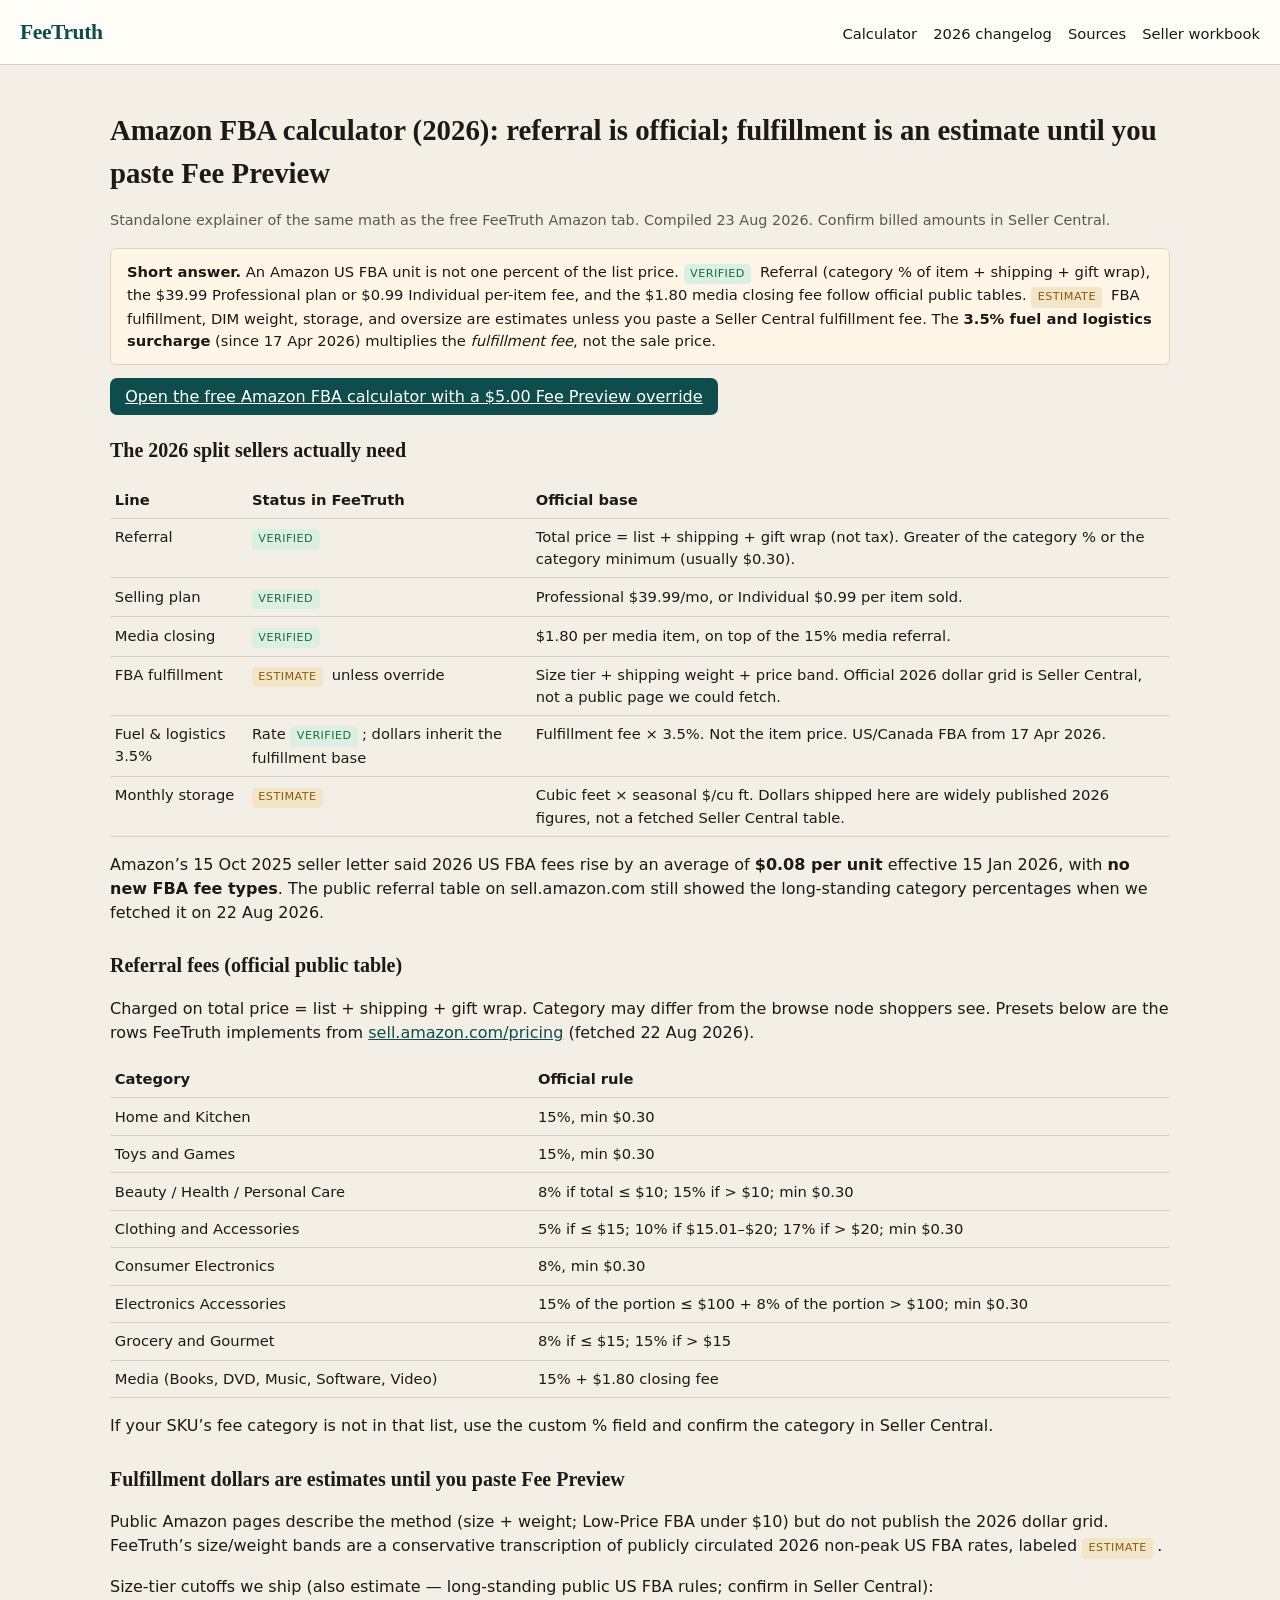
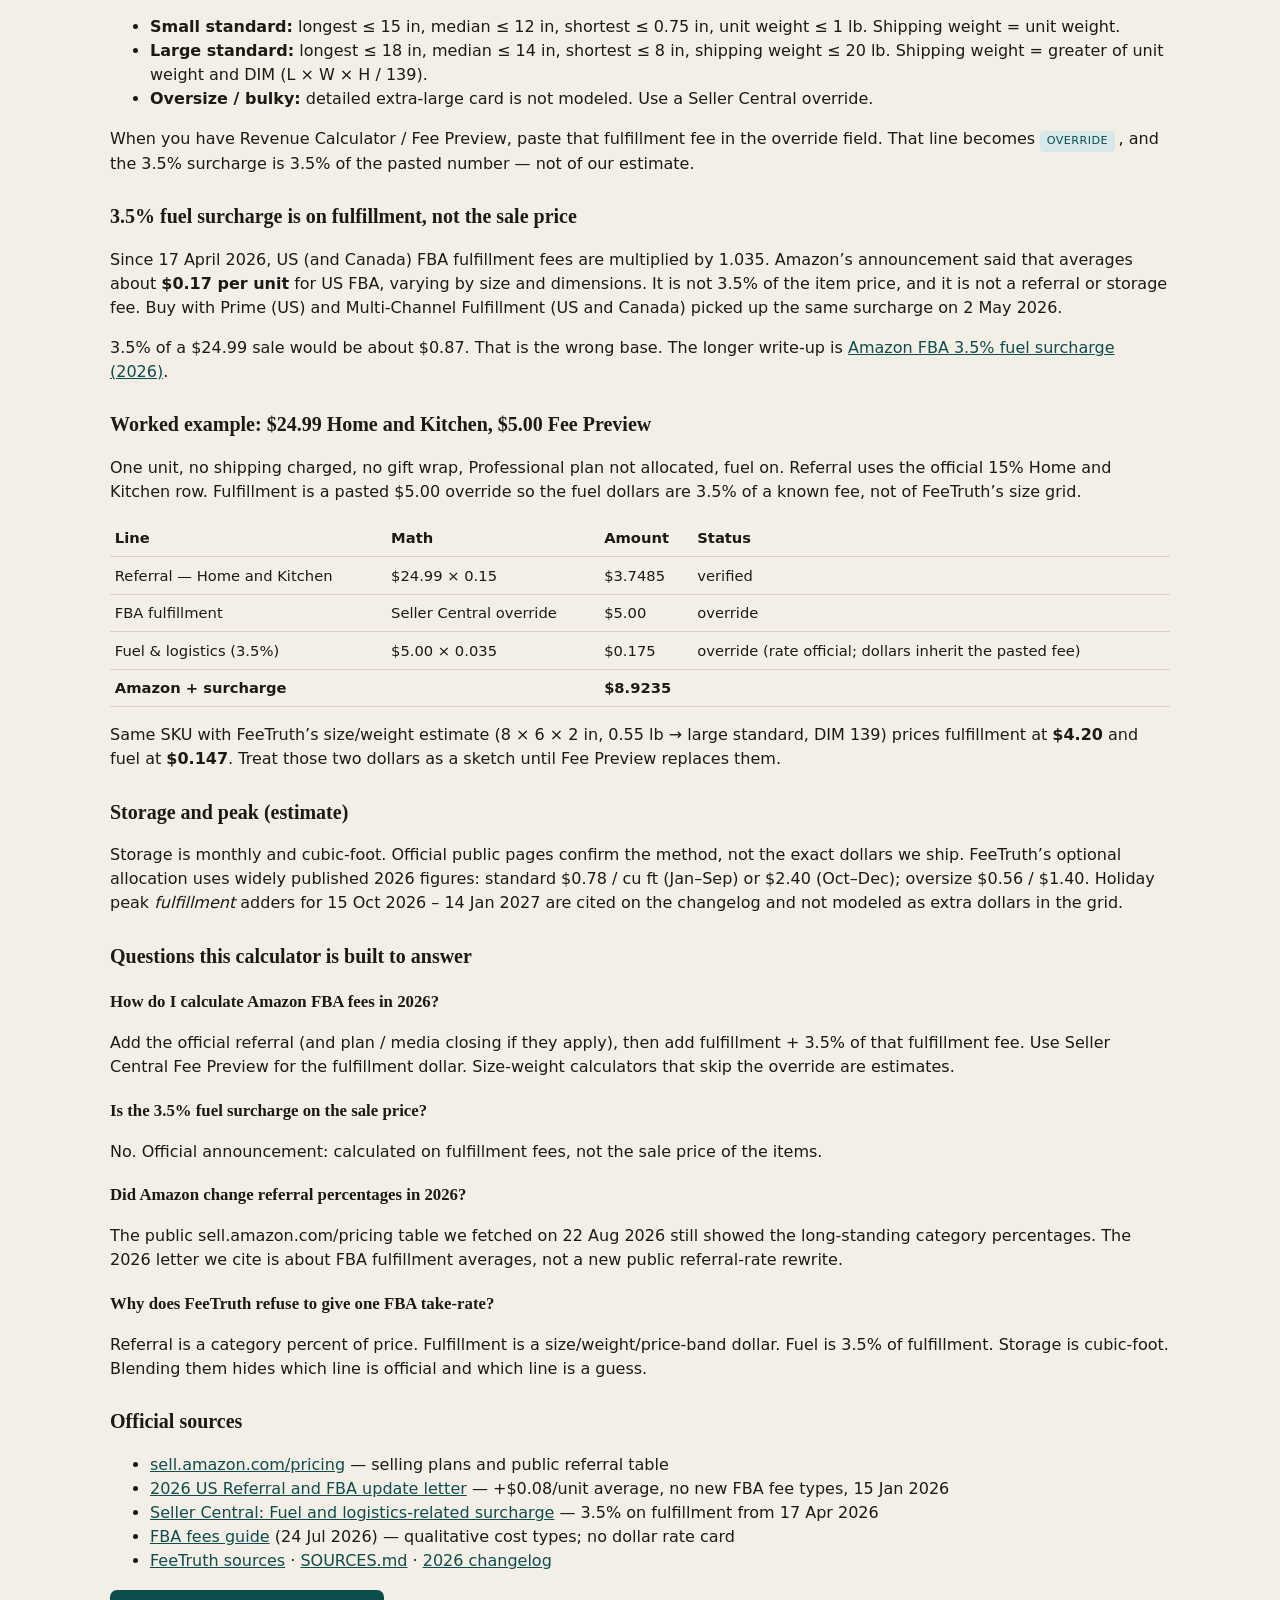
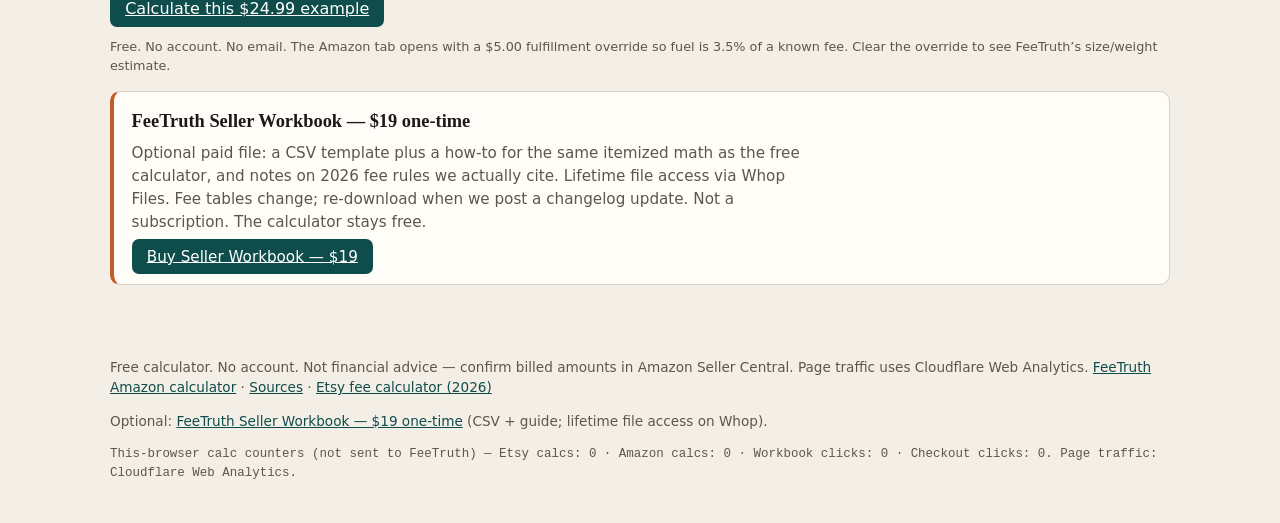
<file: guides/amazon-fba-calculator.html>
<!DOCTYPE html>
<html lang="en">
<head>
  <meta charset="utf-8" />
  <meta name="google-site-verification" content="FA61oJtBHolei19M53Q5c3lcyUGa_Wp4abpnqE888b4" />
  <meta name="viewport" content="width=device-width, initial-scale=1" />
  <title>Amazon FBA calculator (2026) — referral, fulfillment, 3.5% fuel | FeeTruth</title>
  <meta name="description" content="Amazon FBA calculator for 2026: official referral and selling-plan lines, fulfillment as an estimate unless you paste Fee Preview, and the 3.5% fuel surcharge on fulfillment fees — not the sale price." />
  <link rel="canonical" href="http://tryfeetruth.com/guides/amazon-fba-calculator.html" />
  <link rel="stylesheet" href="../css/style.css" />
</head>
<body>
  <header class="app">
    <h1><span>FeeTruth</span></h1>
    <nav>
      <a href="../index.html">Calculator</a>
      <a href="../changelog.html">2026 changelog</a>
      <a href="../sources.html">Sources</a>
      <a href="../workbook.html">Seller workbook</a>
    </nav>
  </header>
  <article class="wrap">
    <h1>Amazon FBA calculator (2026): referral is official; fulfillment is an estimate until you paste Fee Preview</h1>
    <p class="meta">Standalone explainer of the same math as the free FeeTruth Amazon tab. Compiled 23 Aug 2026. Confirm billed amounts in Seller Central.</p>

    <div class="banner">
      <strong>Short answer.</strong> An Amazon US FBA unit is not one percent of the list price.
      <span class="chip verified">verified</span> Referral (category % of item + shipping + gift wrap), the $39.99 Professional plan or $0.99 Individual per-item fee, and the $1.80 media closing fee follow official public tables.
      <span class="chip estimate">estimate</span> FBA fulfillment, DIM weight, storage, and oversize are estimates unless you paste a Seller Central fulfillment fee.
      The <strong>3.5% fuel and logistics surcharge</strong> (since 17 Apr 2026) multiplies the <em>fulfillment fee</em>, not the sale price.
    </div>

    <p>
      <a class="btn" href="../index.html?tab=amazon&amp;override=5">Open the free Amazon FBA calculator with a $5.00 Fee Preview override</a>
    </p>

    <h2>The 2026 split sellers actually need</h2>
    <table class="plain">
      <thead><tr><th>Line</th><th>Status in FeeTruth</th><th>Official base</th></tr></thead>
      <tbody>
        <tr><td>Referral</td><td><span class="chip verified">verified</span></td><td>Total price = list + shipping + gift wrap (not tax). Greater of the category % or the category minimum (usually $0.30).</td></tr>
        <tr><td>Selling plan</td><td><span class="chip verified">verified</span></td><td>Professional $39.99/mo, or Individual $0.99 per item sold.</td></tr>
        <tr><td>Media closing</td><td><span class="chip verified">verified</span></td><td>$1.80 per media item, on top of the 15% media referral.</td></tr>
        <tr><td>FBA fulfillment</td><td><span class="chip estimate">estimate</span> unless override</td><td>Size tier + shipping weight + price band. Official 2026 dollar grid is Seller Central, not a public page we could fetch.</td></tr>
        <tr><td>Fuel &amp; logistics 3.5%</td><td>Rate <span class="chip verified">verified</span>; dollars inherit the fulfillment base</td><td>Fulfillment fee × 3.5%. Not the item price. US/Canada FBA from 17 Apr 2026.</td></tr>
        <tr><td>Monthly storage</td><td><span class="chip estimate">estimate</span></td><td>Cubic feet × seasonal $/cu ft. Dollars shipped here are widely published 2026 figures, not a fetched Seller Central table.</td></tr>
      </tbody>
    </table>
    <p>Amazon’s 15 Oct 2025 seller letter said 2026 US FBA fees rise by an average of <strong>$0.08 per unit</strong> effective 15 Jan 2026, with <strong>no new FBA fee types</strong>. The public referral table on sell.amazon.com still showed the long-standing category percentages when we fetched it on 22 Aug 2026.</p>

    <h2>Referral fees (official public table)</h2>
    <p>Charged on total price = list + shipping + gift wrap. Category may differ from the browse node shoppers see. Presets below are the rows FeeTruth implements from <a href="https://sell.amazon.com/pricing">sell.amazon.com/pricing</a> (fetched 22 Aug 2026).</p>
    <table class="plain">
      <thead><tr><th>Category</th><th>Official rule</th></tr></thead>
      <tbody>
        <tr><td>Home and Kitchen</td><td>15%, min $0.30</td></tr>
        <tr><td>Toys and Games</td><td>15%, min $0.30</td></tr>
        <tr><td>Beauty / Health / Personal Care</td><td>8% if total ≤ $10; 15% if &gt; $10; min $0.30</td></tr>
        <tr><td>Clothing and Accessories</td><td>5% if ≤ $15; 10% if $15.01–$20; 17% if &gt; $20; min $0.30</td></tr>
        <tr><td>Consumer Electronics</td><td>8%, min $0.30</td></tr>
        <tr><td>Electronics Accessories</td><td>15% of the portion ≤ $100 + 8% of the portion &gt; $100; min $0.30</td></tr>
        <tr><td>Grocery and Gourmet</td><td>8% if ≤ $15; 15% if &gt; $15</td></tr>
        <tr><td>Media (Books, DVD, Music, Software, Video)</td><td>15% + $1.80 closing fee</td></tr>
      </tbody>
    </table>
    <p>If your SKU’s fee category is not in that list, use the custom % field and confirm the category in Seller Central.</p>

    <h2>Fulfillment dollars are estimates until you paste Fee Preview</h2>
    <p>Public Amazon pages describe the method (size + weight; Low-Price FBA under $10) but do not publish the 2026 dollar grid. FeeTruth’s size/weight bands are a conservative transcription of publicly circulated 2026 non-peak US FBA rates, labeled <span class="chip estimate">estimate</span>.</p>
    <p>Size-tier cutoffs we ship (also estimate — long-standing public US FBA rules; confirm in Seller Central):</p>
    <ul>
      <li><strong>Small standard:</strong> longest ≤ 15 in, median ≤ 12 in, shortest ≤ 0.75 in, unit weight ≤ 1 lb. Shipping weight = unit weight.</li>
      <li><strong>Large standard:</strong> longest ≤ 18 in, median ≤ 14 in, shortest ≤ 8 in, shipping weight ≤ 20 lb. Shipping weight = greater of unit weight and DIM (L × W × H / 139).</li>
      <li><strong>Oversize / bulky:</strong> detailed extra-large card is not modeled. Use a Seller Central override.</li>
    </ul>
    <p>When you have Revenue Calculator / Fee Preview, paste that fulfillment fee in the override field. That line becomes <span class="chip override">override</span>, and the 3.5% surcharge is 3.5% of the pasted number — not of our estimate.</p>

    <h2>3.5% fuel surcharge is on fulfillment, not the sale price</h2>
    <p>Since 17 April 2026, US (and Canada) FBA fulfillment fees are multiplied by 1.035. Amazon’s announcement said that averages about <strong>$0.17 per unit</strong> for US FBA, varying by size and dimensions. It is not 3.5% of the item price, and it is not a referral or storage fee. Buy with Prime (US) and Multi-Channel Fulfillment (US and Canada) picked up the same surcharge on 2 May 2026.</p>
    <p>3.5% of a $24.99 sale would be about $0.87. That is the wrong base. The longer write-up is <a href="amazon-fba-fuel-surcharge-2026.html">Amazon FBA 3.5% fuel surcharge (2026)</a>.</p>

    <h2>Worked example: $24.99 Home and Kitchen, $5.00 Fee Preview</h2>
    <p>One unit, no shipping charged, no gift wrap, Professional plan not allocated, fuel on. Referral uses the official 15% Home and Kitchen row. Fulfillment is a pasted $5.00 override so the fuel dollars are 3.5% of a known fee, not of FeeTruth’s size grid.</p>
    <table class="plain" data-example="amz-24.99-override-5">
      <thead><tr><th>Line</th><th>Math</th><th>Amount</th><th>Status</th></tr></thead>
      <tbody>
        <tr><td>Referral — Home and Kitchen</td><td>$24.99 × 0.15</td><td>$3.7485</td><td>verified</td></tr>
        <tr><td>FBA fulfillment</td><td>Seller Central override</td><td>$5.00</td><td>override</td></tr>
        <tr><td>Fuel &amp; logistics (3.5%)</td><td>$5.00 × 0.035</td><td>$0.175</td><td>override (rate official; dollars inherit the pasted fee)</td></tr>
        <tr><td><strong>Amazon + surcharge</strong></td><td></td><td><strong>$8.9235</strong></td><td></td></tr>
      </tbody>
    </table>
    <p>Same SKU with FeeTruth’s size/weight estimate (8 × 6 × 2 in, 0.55 lb → large standard, DIM 139) prices fulfillment at <strong>$4.20</strong> and fuel at <strong>$0.147</strong>. Treat those two dollars as a sketch until Fee Preview replaces them.</p>

    <h2>Storage and peak (estimate)</h2>
    <p>Storage is monthly and cubic-foot. Official public pages confirm the method, not the exact dollars we ship. FeeTruth’s optional allocation uses widely published 2026 figures: standard $0.78 / cu ft (Jan–Sep) or $2.40 (Oct–Dec); oversize $0.56 / $1.40. Holiday peak <em>fulfillment</em> adders for 15 Oct 2026 – 14 Jan 2027 are cited on the changelog and not modeled as extra dollars in the grid.</p>

    <h2>Questions this calculator is built to answer</h2>
    <h3>How do I calculate Amazon FBA fees in 2026?</h3>
    <p>Add the official referral (and plan / media closing if they apply), then add fulfillment + 3.5% of that fulfillment fee. Use Seller Central Fee Preview for the fulfillment dollar. Size-weight calculators that skip the override are estimates.</p>
    <h3>Is the 3.5% fuel surcharge on the sale price?</h3>
    <p>No. Official announcement: calculated on fulfillment fees, not the sale price of the items.</p>
    <h3>Did Amazon change referral percentages in 2026?</h3>
    <p>The public sell.amazon.com/pricing table we fetched on 22 Aug 2026 still showed the long-standing category percentages. The 2026 letter we cite is about FBA fulfillment averages, not a new public referral-rate rewrite.</p>
    <h3>Why does FeeTruth refuse to give one FBA take-rate?</h3>
    <p>Referral is a category percent of price. Fulfillment is a size/weight/price-band dollar. Fuel is 3.5% of fulfillment. Storage is cubic-foot. Blending them hides which line is official and which line is a guess.</p>

    <h2>Official sources</h2>
    <ul>
      <li><a href="https://sell.amazon.com/pricing">sell.amazon.com/pricing</a> — selling plans and public referral table</li>
      <li><a href="https://sellingpartners.aboutamazon.com/update-to-u-s-referral-and-fulfillment-by-amazon-fees-for-2026">2026 US Referral and FBA update letter</a> — +$0.08/unit average, no new FBA fee types, 15 Jan 2026</li>
      <li><a href="https://sellercentral.amazon.com/seller-forums/discussions/t/7cbc0233-ee5b-4359-978a-dee7cad5c6f4">Seller Central: Fuel and logistics-related surcharge</a> — 3.5% on fulfillment from 17 Apr 2026</li>
      <li><a href="https://sell.amazon.com/blog/fba-fees-guide">FBA fees guide</a> (24 Jul 2026) — qualitative cost types; no dollar rate card</li>
      <li><a href="../sources.html">FeeTruth sources</a> · <a href="../SOURCES.md">SOURCES.md</a> · <a href="../changelog.html">2026 changelog</a></li>
    </ul>

    <p style="margin-top:1.5rem">
      <a class="btn" href="../index.html?tab=amazon&amp;override=5">Calculate this $24.99 example</a>
    </p>
    <p class="note">Free. No account. No email. The Amazon tab opens with a $5.00 fulfillment override so fuel is 3.5% of a known fee. Clear the override to see FeeTruth’s size/weight estimate.</p>

    <aside class="cta">
      <h2>FeeTruth Seller Workbook — $19 one-time</h2>
      <p>
        Optional paid file: a CSV template plus a how-to for the same itemized math as the free calculator, and notes on 2026 fee rules we actually cite.
        Lifetime file access via Whop Files. Fee tables change; re-download when we post a changelog update. Not a subscription. The calculator stays free.
      </p>
      <p><a class="btn" data-checkout href="https://whop.com/checkout/plan_oC1FbrBQ9y2yp">Buy Seller Workbook — $19</a></p>
    </aside>
  </article>
  <footer>
    <p>Free calculator. No account. Not financial advice — confirm billed amounts in Amazon Seller Central. Page traffic uses Cloudflare Web Analytics. <a href="../index.html?tab=amazon">FeeTruth Amazon calculator</a> · <a href="../sources.html">Sources</a> · <a href="etsy-fee-calculator.html">Etsy fee calculator (2026)</a></p>
    <p>Optional: <a data-checkout href="https://whop.com/checkout/plan_oC1FbrBQ9y2yp">FeeTruth Seller Workbook — $19 one-time</a> (CSV + guide; lifetime file access on Whop).</p>
    <div class="analytics" id="analytics"></div>
  </footer>
  <script src="../js/fees.js"></script>
  <script src="../js/app.js"></script>
<!-- Cloudflare Web Analytics --><script type='module' src='https://static.cloudflareinsights.com/beacon.min.js' data-cf-beacon='{"token": "185a204e92a94cebb95cacd619e0b6a8"}'></script><!-- End Cloudflare Web Analytics -->
</body>
</html>
</file>
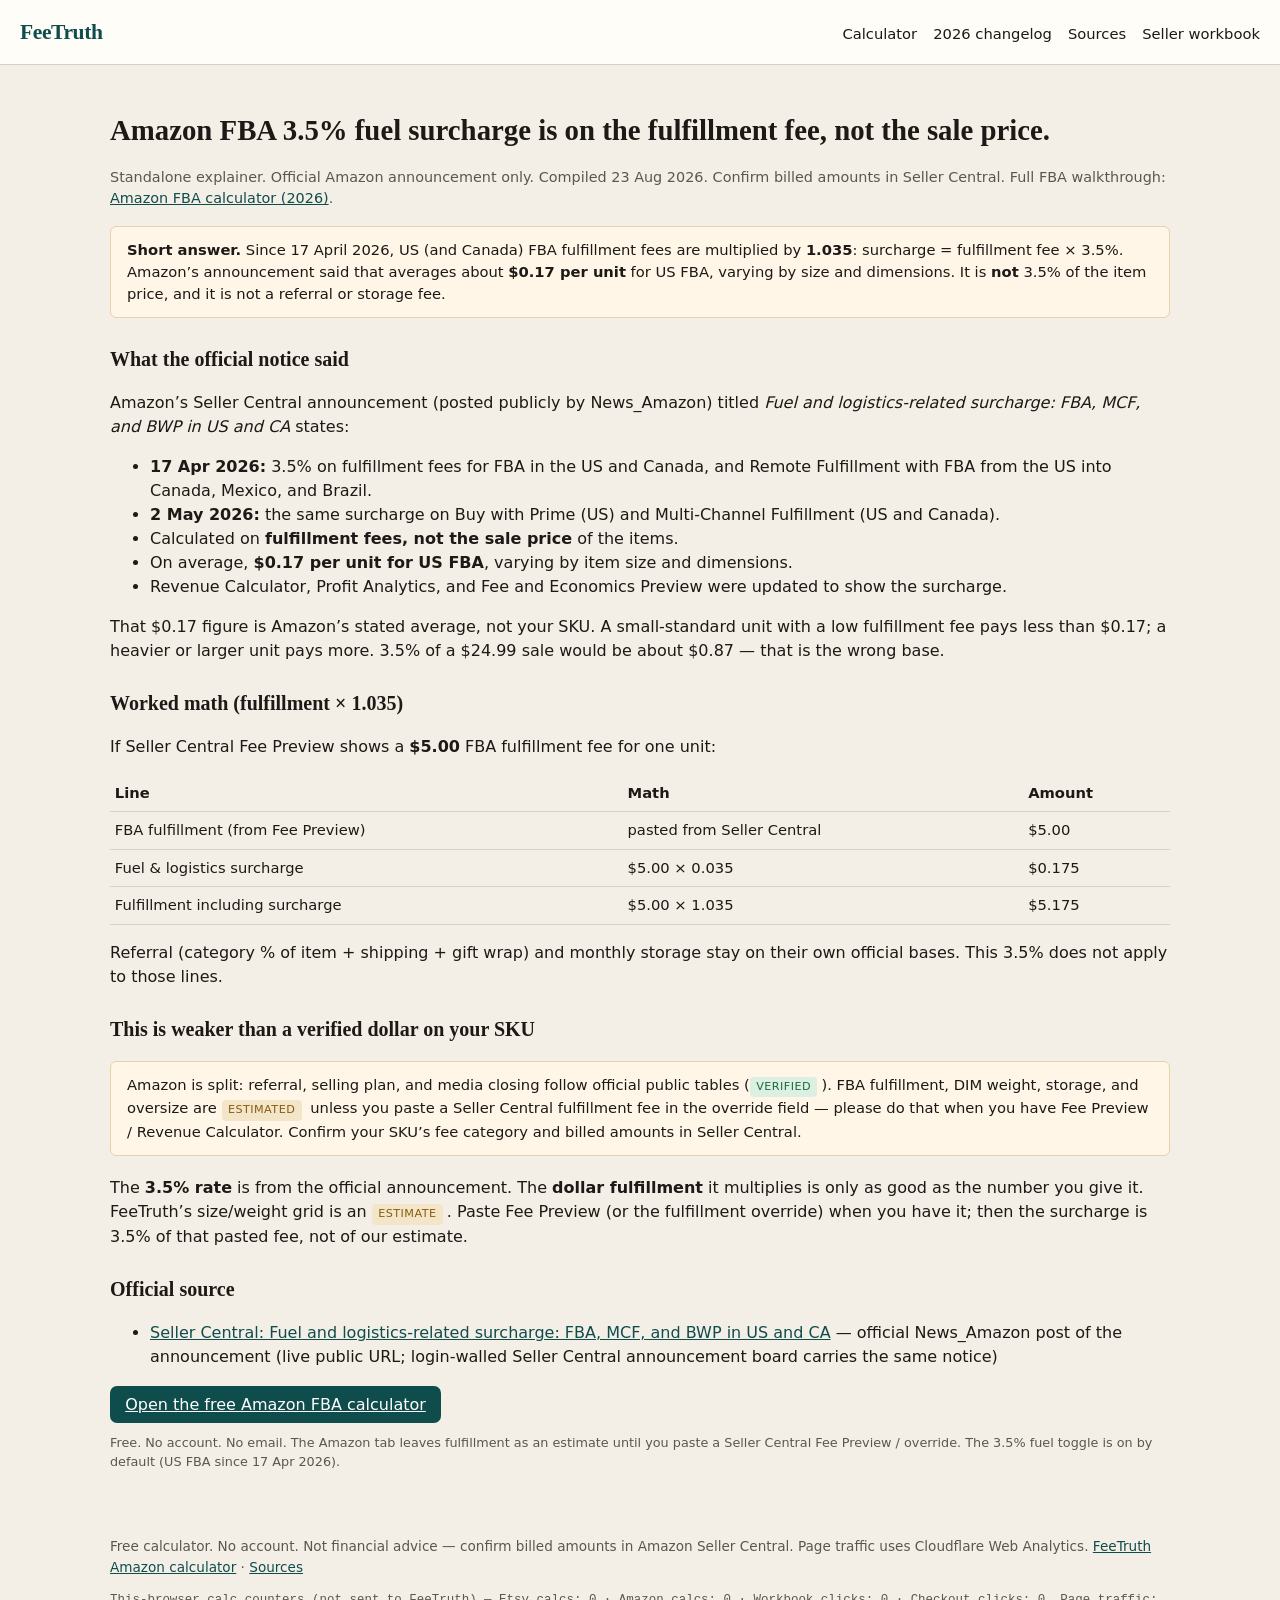
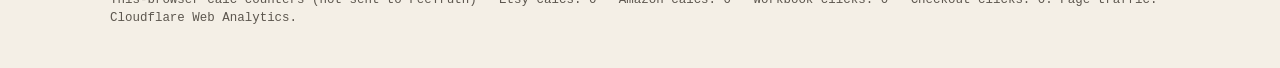
<file: guides/amazon-fba-fuel-surcharge-2026.html>
<!DOCTYPE html>
<html lang="en">
<head>
  <meta charset="utf-8" />
  <meta name="google-site-verification" content="FA61oJtBHolei19M53Q5c3lcyUGa_Wp4abpnqE888b4" />
  <meta name="viewport" content="width=device-width, initial-scale=1" />
  <title>Amazon FBA 3.5% fuel surcharge is on the fulfillment fee — FeeTruth</title>
  <link rel="stylesheet" href="../css/style.css" />
</head>
<body>
  <header class="app">
    <h1><span>FeeTruth</span></h1>
    <nav>
      <a href="../index.html">Calculator</a>
      <a href="../changelog.html">2026 changelog</a>
      <a href="../sources.html">Sources</a>
      <a href="../workbook.html">Seller workbook</a>
    </nav>
  </header>
  <article class="wrap">
    <h1>Amazon FBA 3.5% fuel surcharge is on the fulfillment fee, not the sale price.</h1>
    <p class="meta">Standalone explainer. Official Amazon announcement only. Compiled 23 Aug 2026. Confirm billed amounts in Seller Central. Full FBA walkthrough: <a href="amazon-fba-calculator.html">Amazon FBA calculator (2026)</a>.</p>

    <div class="banner">
      <strong>Short answer.</strong> Since 17 April 2026, US (and Canada) FBA fulfillment fees are multiplied by <strong>1.035</strong>: surcharge = fulfillment fee × 3.5%. Amazon’s announcement said that averages about <strong>$0.17 per unit</strong> for US FBA, varying by size and dimensions. It is <strong>not</strong> 3.5% of the item price, and it is not a referral or storage fee.
    </div>

    <h2>What the official notice said</h2>
    <p>Amazon’s Seller Central announcement (posted publicly by News_Amazon) titled <em>Fuel and logistics-related surcharge: FBA, MCF, and BWP in US and CA</em> states:</p>
    <ul>
      <li><strong>17 Apr 2026:</strong> 3.5% on fulfillment fees for FBA in the US and Canada, and Remote Fulfillment with FBA from the US into Canada, Mexico, and Brazil.</li>
      <li><strong>2 May 2026:</strong> the same surcharge on Buy with Prime (US) and Multi-Channel Fulfillment (US and Canada).</li>
      <li>Calculated on <strong>fulfillment fees, not the sale price</strong> of the items.</li>
      <li>On average, <strong>$0.17 per unit for US FBA</strong>, varying by item size and dimensions.</li>
      <li>Revenue Calculator, Profit Analytics, and Fee and Economics Preview were updated to show the surcharge.</li>
    </ul>
    <p>That $0.17 figure is Amazon’s stated average, not your SKU. A small-standard unit with a low fulfillment fee pays less than $0.17; a heavier or larger unit pays more. 3.5% of a $24.99 sale would be about $0.87 — that is the wrong base.</p>

    <h2>Worked math (fulfillment × 1.035)</h2>
    <p>If Seller Central Fee Preview shows a <strong>$5.00</strong> FBA fulfillment fee for one unit:</p>
    <table class="plain">
      <thead><tr><th>Line</th><th>Math</th><th>Amount</th></tr></thead>
      <tbody>
        <tr><td>FBA fulfillment (from Fee Preview)</td><td>pasted from Seller Central</td><td>$5.00</td></tr>
        <tr><td>Fuel &amp; logistics surcharge</td><td>$5.00 × 0.035</td><td>$0.175</td></tr>
        <tr><td>Fulfillment including surcharge</td><td>$5.00 × 1.035</td><td>$5.175</td></tr>
      </tbody>
    </table>
    <p>Referral (category % of item + shipping + gift wrap) and monthly storage stay on their own official bases. This 3.5% does not apply to those lines.</p>

    <h2>This is weaker than a verified dollar on your SKU</h2>
    <div class="banner">
      Amazon is split: referral, selling plan, and media closing follow official public tables (<span class="chip verified">verified</span>).
      FBA fulfillment, DIM weight, storage, and oversize are <span class="chip estimate">estimated</span> unless you paste a Seller Central fulfillment fee in the override field — please do that when you have Fee Preview / Revenue Calculator.
      Confirm your SKU’s fee category and billed amounts in Seller Central.
    </div>
    <p>The <strong>3.5% rate</strong> is from the official announcement. The <strong>dollar fulfillment</strong> it multiplies is only as good as the number you give it. FeeTruth’s size/weight grid is an <span class="chip estimate">estimate</span>. Paste Fee Preview (or the fulfillment override) when you have it; then the surcharge is 3.5% of that pasted fee, not of our estimate.</p>

    <h2>Official source</h2>
    <ul>
      <li><a href="https://sellercentral.amazon.com/seller-forums/discussions/t/7cbc0233-ee5b-4359-978a-dee7cad5c6f4">Seller Central: Fuel and logistics-related surcharge: FBA, MCF, and BWP in US and CA</a> — official News_Amazon post of the announcement (live public URL; login-walled Seller Central announcement board carries the same notice)</li>
    </ul>

    <p style="margin-top:1.5rem">
      <a class="btn" href="../index.html?tab=amazon">Open the free Amazon FBA calculator</a>
    </p>
    <p class="note">Free. No account. No email. The Amazon tab leaves fulfillment as an estimate until you paste a Seller Central Fee Preview / override. The 3.5% fuel toggle is on by default (US FBA since 17 Apr 2026).</p>
  </article>
  <footer>
    <p>Free calculator. No account. Not financial advice — confirm billed amounts in Amazon Seller Central. Page traffic uses Cloudflare Web Analytics. <a href="../index.html?tab=amazon">FeeTruth Amazon calculator</a> · <a href="../sources.html">Sources</a></p>
    <div class="analytics" id="analytics"></div>
  </footer>
  <script src="../js/fees.js"></script>
  <script src="../js/app.js"></script>
<!-- Cloudflare Web Analytics --><script type='module' src='https://static.cloudflareinsights.com/beacon.min.js' data-cf-beacon='{"token": "185a204e92a94cebb95cacd619e0b6a8"}'></script><!-- End Cloudflare Web Analytics -->
</body>
</html>
</file>
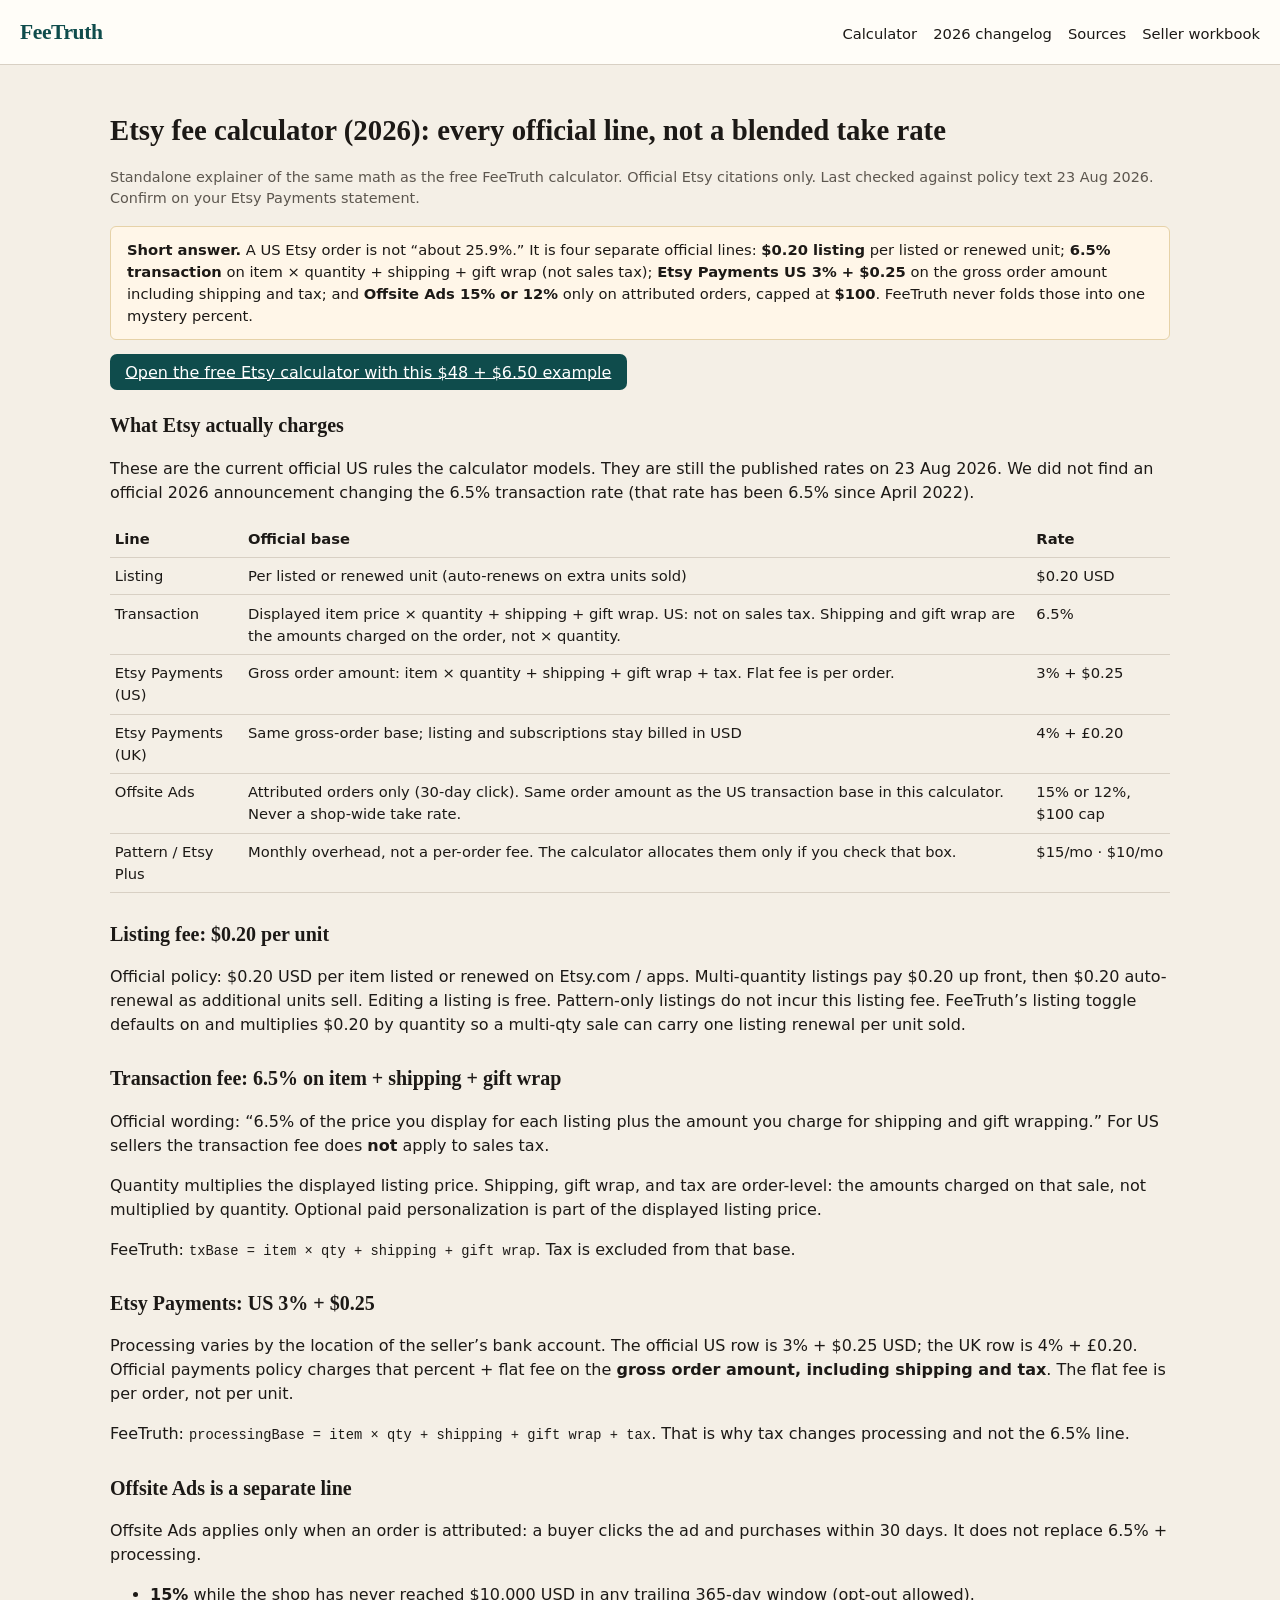
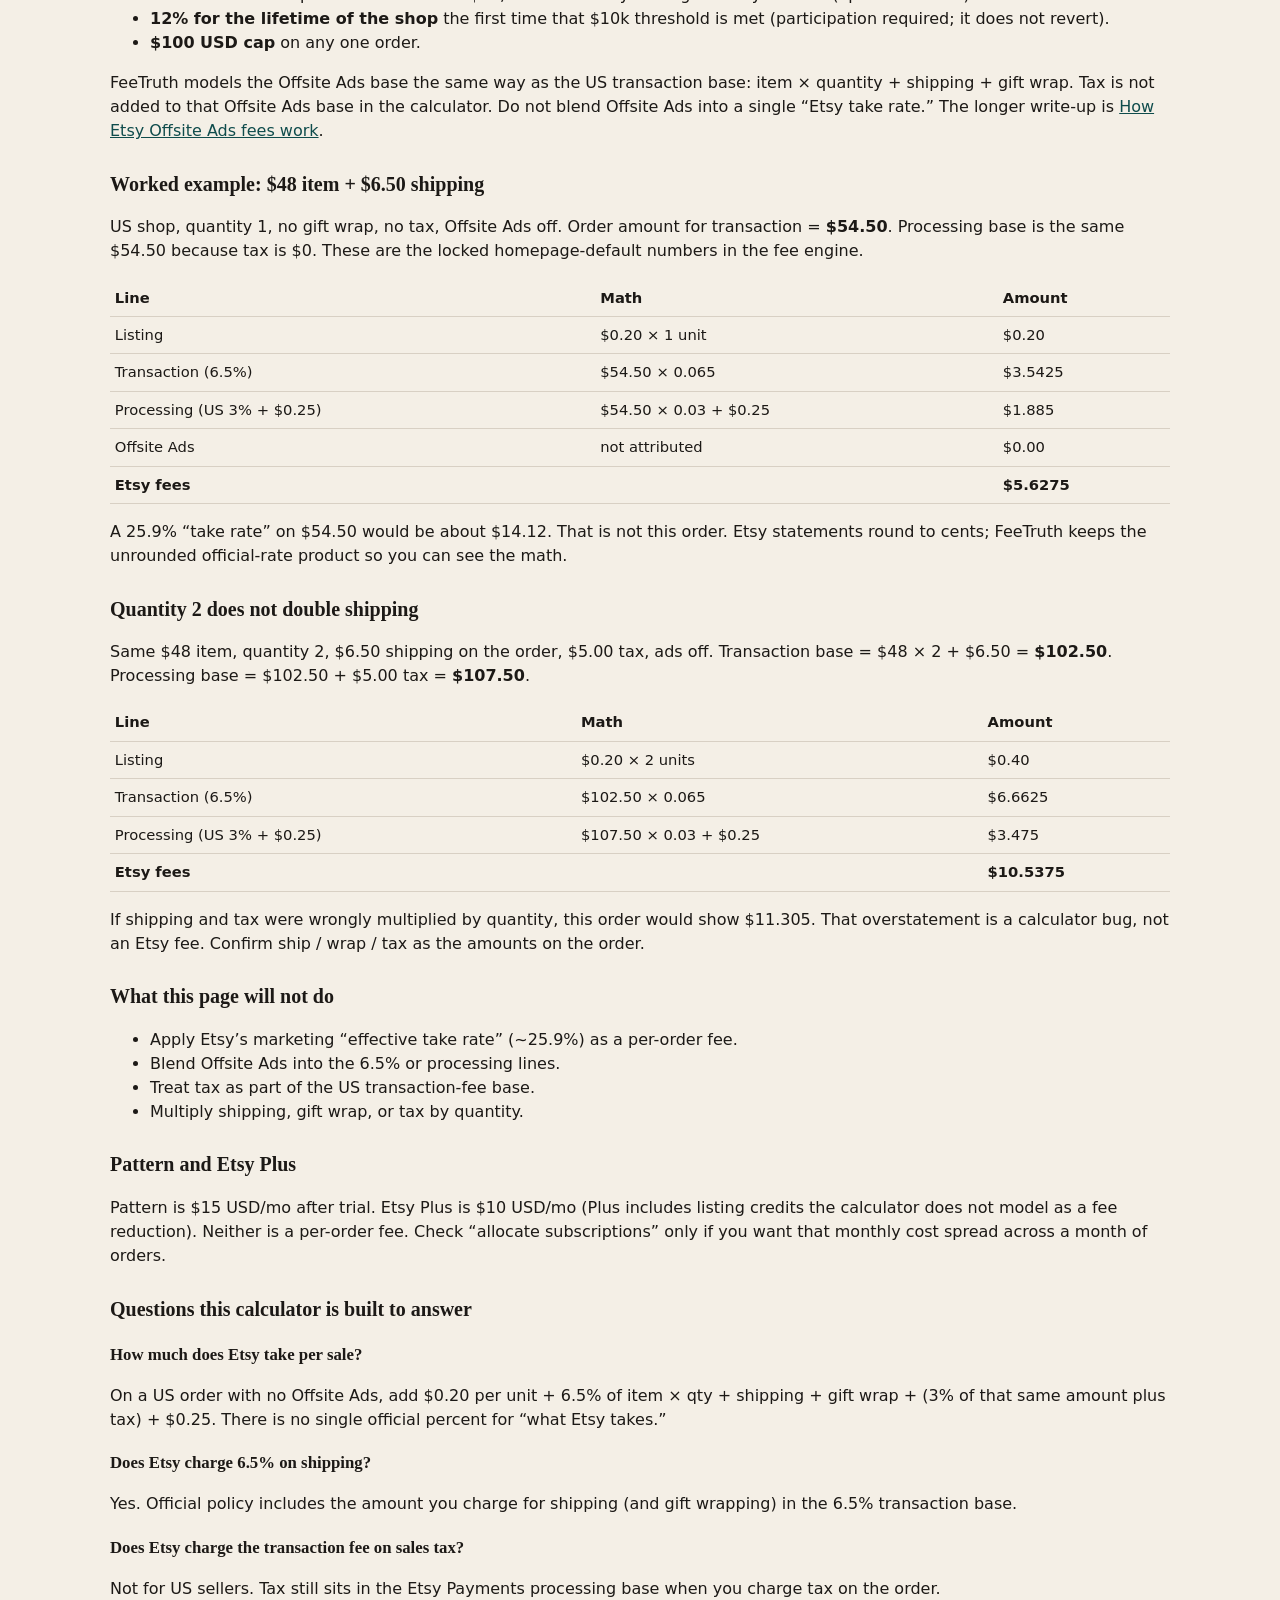
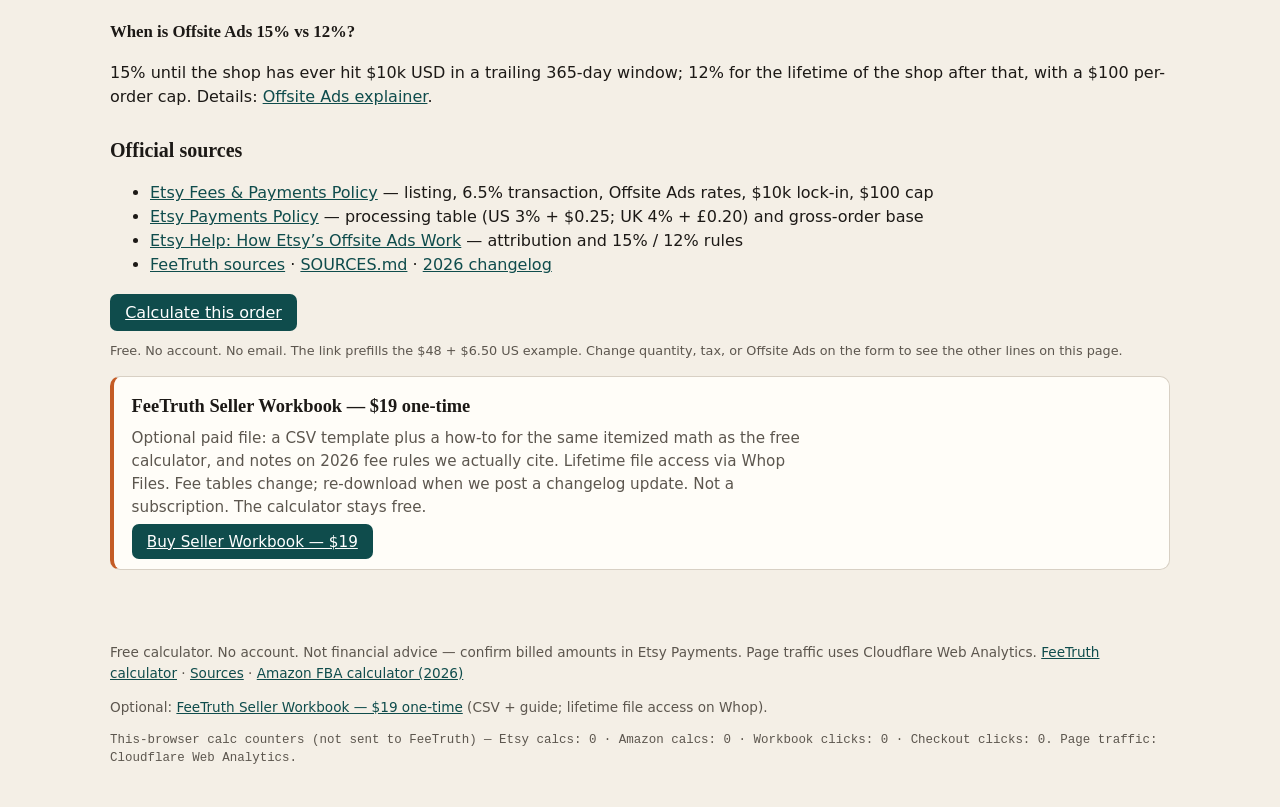
<file: guides/etsy-fee-calculator.html>
<!DOCTYPE html>
<html lang="en">
<head>
  <meta charset="utf-8" />
  <meta name="google-site-verification" content="FA61oJtBHolei19M53Q5c3lcyUGa_Wp4abpnqE888b4" />
  <meta name="viewport" content="width=device-width, initial-scale=1" />
  <title>Etsy fee calculator (2026) — listing, 6.5%, processing, Offsite Ads | FeeTruth</title>
  <meta name="description" content="Itemized Etsy fee calculator for 2026: $0.20 listing, 6.5% on item + shipping + gift wrap (not US tax), US processing 3% + $0.25, and Offsite Ads as a separate 15% or 12% line with a $100 cap." />
  <link rel="canonical" href="http://tryfeetruth.com/guides/etsy-fee-calculator.html" />
  <link rel="stylesheet" href="../css/style.css" />
</head>
<body>
  <header class="app">
    <h1><span>FeeTruth</span></h1>
    <nav>
      <a href="../index.html">Calculator</a>
      <a href="../changelog.html">2026 changelog</a>
      <a href="../sources.html">Sources</a>
      <a href="../workbook.html">Seller workbook</a>
    </nav>
  </header>
  <article class="wrap">
    <h1>Etsy fee calculator (2026): every official line, not a blended take rate</h1>
    <p class="meta">Standalone explainer of the same math as the free FeeTruth calculator. Official Etsy citations only. Last checked against policy text 23 Aug 2026. Confirm on your Etsy Payments statement.</p>

    <div class="banner">
      <strong>Short answer.</strong> A US Etsy order is not “about 25.9%.” It is four separate official lines:
      <strong>$0.20 listing</strong> per listed or renewed unit;
      <strong>6.5% transaction</strong> on item × quantity + shipping + gift wrap (not sales tax);
      <strong>Etsy Payments US 3% + $0.25</strong> on the gross order amount including shipping and tax;
      and <strong>Offsite Ads 15% or 12%</strong> only on attributed orders, capped at <strong>$100</strong>.
      FeeTruth never folds those into one mystery percent.
    </div>

    <p>
      <a class="btn" href="../index.html?tab=etsy&amp;item=48&amp;qty=1&amp;ship=6.50&amp;gift=0&amp;tax=0&amp;ads=off">Open the free Etsy calculator with this $48 + $6.50 example</a>
    </p>

    <h2>What Etsy actually charges</h2>
    <p>These are the current official US rules the calculator models. They are still the published rates on 23 Aug 2026. We did not find an official 2026 announcement changing the 6.5% transaction rate (that rate has been 6.5% since April 2022).</p>
    <table class="plain">
      <thead><tr><th>Line</th><th>Official base</th><th>Rate</th></tr></thead>
      <tbody>
        <tr><td>Listing</td><td>Per listed or renewed unit (auto-renews on extra units sold)</td><td>$0.20 USD</td></tr>
        <tr><td>Transaction</td><td>Displayed item price × quantity + shipping + gift wrap. US: not on sales tax. Shipping and gift wrap are the amounts charged on the order, not × quantity.</td><td>6.5%</td></tr>
        <tr><td>Etsy Payments (US)</td><td>Gross order amount: item × quantity + shipping + gift wrap + tax. Flat fee is per order.</td><td>3% + $0.25</td></tr>
        <tr><td>Etsy Payments (UK)</td><td>Same gross-order base; listing and subscriptions stay billed in USD</td><td>4% + £0.20</td></tr>
        <tr><td>Offsite Ads</td><td>Attributed orders only (30-day click). Same order amount as the US transaction base in this calculator. Never a shop-wide take rate.</td><td>15% or 12%, $100 cap</td></tr>
        <tr><td>Pattern / Etsy Plus</td><td>Monthly overhead, not a per-order fee. The calculator allocates them only if you check that box.</td><td>$15/mo · $10/mo</td></tr>
      </tbody>
    </table>

    <h2>Listing fee: $0.20 per unit</h2>
    <p>Official policy: $0.20 USD per item listed or renewed on Etsy.com / apps. Multi-quantity listings pay $0.20 up front, then $0.20 auto-renewal as additional units sell. Editing a listing is free. Pattern-only listings do not incur this listing fee. FeeTruth’s listing toggle defaults on and multiplies $0.20 by quantity so a multi-qty sale can carry one listing renewal per unit sold.</p>

    <h2>Transaction fee: 6.5% on item + shipping + gift wrap</h2>
    <p>Official wording: “6.5% of the price you display for each listing plus the amount you charge for shipping and gift wrapping.” For US sellers the transaction fee does <strong>not</strong> apply to sales tax.</p>
    <p>Quantity multiplies the displayed listing price. Shipping, gift wrap, and tax are order-level: the amounts charged on that sale, not multiplied by quantity. Optional paid personalization is part of the displayed listing price.</p>
    <p>FeeTruth: <code>txBase = item × qty + shipping + gift wrap</code>. Tax is excluded from that base.</p>

    <h2>Etsy Payments: US 3% + $0.25</h2>
    <p>Processing varies by the location of the seller’s bank account. The official US row is 3% + $0.25 USD; the UK row is 4% + £0.20. Official payments policy charges that percent + flat fee on the <strong>gross order amount, including shipping and tax</strong>. The flat fee is per order, not per unit.</p>
    <p>FeeTruth: <code>processingBase = item × qty + shipping + gift wrap + tax</code>. That is why tax changes processing and not the 6.5% line.</p>

    <h2>Offsite Ads is a separate line</h2>
    <p>Offsite Ads applies only when an order is attributed: a buyer clicks the ad and purchases within 30 days. It does not replace 6.5% + processing.</p>
    <ul>
      <li><strong>15%</strong> while the shop has never reached $10,000 USD in any trailing 365-day window (opt-out allowed).</li>
      <li><strong>12% for the lifetime of the shop</strong> the first time that $10k threshold is met (participation required; it does not revert).</li>
      <li><strong>$100 USD cap</strong> on any one order.</li>
    </ul>
    <p>FeeTruth models the Offsite Ads base the same way as the US transaction base: item × quantity + shipping + gift wrap. Tax is not added to that Offsite Ads base in the calculator. Do not blend Offsite Ads into a single “Etsy take rate.” The longer write-up is <a href="etsy-offsite-ads.html">How Etsy Offsite Ads fees work</a>.</p>

    <h2>Worked example: $48 item + $6.50 shipping</h2>
    <p>US shop, quantity 1, no gift wrap, no tax, Offsite Ads off. Order amount for transaction = <strong>$54.50</strong>. Processing base is the same $54.50 because tax is $0. These are the locked homepage-default numbers in the fee engine.</p>
    <table class="plain" data-example="etsy-us-48-6.50">
      <thead><tr><th>Line</th><th>Math</th><th>Amount</th></tr></thead>
      <tbody>
        <tr><td>Listing</td><td>$0.20 × 1 unit</td><td>$0.20</td></tr>
        <tr><td>Transaction (6.5%)</td><td>$54.50 × 0.065</td><td>$3.5425</td></tr>
        <tr><td>Processing (US 3% + $0.25)</td><td>$54.50 × 0.03 + $0.25</td><td>$1.885</td></tr>
        <tr><td>Offsite Ads</td><td>not attributed</td><td>$0.00</td></tr>
        <tr><td><strong>Etsy fees</strong></td><td></td><td><strong>$5.6275</strong></td></tr>
      </tbody>
    </table>
    <p>A 25.9% “take rate” on $54.50 would be about $14.12. That is not this order. Etsy statements round to cents; FeeTruth keeps the unrounded official-rate product so you can see the math.</p>

    <h2>Quantity 2 does not double shipping</h2>
    <p>Same $48 item, quantity 2, $6.50 shipping on the order, $5.00 tax, ads off. Transaction base = $48 × 2 + $6.50 = <strong>$102.50</strong>. Processing base = $102.50 + $5.00 tax = <strong>$107.50</strong>.</p>
    <table class="plain" data-example="etsy-us-qty2-tax">
      <thead><tr><th>Line</th><th>Math</th><th>Amount</th></tr></thead>
      <tbody>
        <tr><td>Listing</td><td>$0.20 × 2 units</td><td>$0.40</td></tr>
        <tr><td>Transaction (6.5%)</td><td>$102.50 × 0.065</td><td>$6.6625</td></tr>
        <tr><td>Processing (US 3% + $0.25)</td><td>$107.50 × 0.03 + $0.25</td><td>$3.475</td></tr>
        <tr><td><strong>Etsy fees</strong></td><td></td><td><strong>$10.5375</strong></td></tr>
      </tbody>
    </table>
    <p>If shipping and tax were wrongly multiplied by quantity, this order would show $11.305. That overstatement is a calculator bug, not an Etsy fee. Confirm ship / wrap / tax as the amounts on the order.</p>

    <h2>What this page will not do</h2>
    <ul>
      <li>Apply Etsy’s marketing “effective take rate” (~25.9%) as a per-order fee.</li>
      <li>Blend Offsite Ads into the 6.5% or processing lines.</li>
      <li>Treat tax as part of the US transaction-fee base.</li>
      <li>Multiply shipping, gift wrap, or tax by quantity.</li>
    </ul>

    <h2>Pattern and Etsy Plus</h2>
    <p>Pattern is $15 USD/mo after trial. Etsy Plus is $10 USD/mo (Plus includes listing credits the calculator does not model as a fee reduction). Neither is a per-order fee. Check “allocate subscriptions” only if you want that monthly cost spread across a month of orders.</p>

    <h2>Questions this calculator is built to answer</h2>
    <h3>How much does Etsy take per sale?</h3>
    <p>On a US order with no Offsite Ads, add $0.20 per unit + 6.5% of item × qty + shipping + gift wrap + (3% of that same amount plus tax) + $0.25. There is no single official percent for “what Etsy takes.”</p>
    <h3>Does Etsy charge 6.5% on shipping?</h3>
    <p>Yes. Official policy includes the amount you charge for shipping (and gift wrapping) in the 6.5% transaction base.</p>
    <h3>Does Etsy charge the transaction fee on sales tax?</h3>
    <p>Not for US sellers. Tax still sits in the Etsy Payments processing base when you charge tax on the order.</p>
    <h3>When is Offsite Ads 15% vs 12%?</h3>
    <p>15% until the shop has ever hit $10k USD in a trailing 365-day window; 12% for the lifetime of the shop after that, with a $100 per-order cap. Details: <a href="etsy-offsite-ads.html">Offsite Ads explainer</a>.</p>

    <h2>Official sources</h2>
    <ul>
      <li><a href="https://www.etsy.com/legal/fees">Etsy Fees &amp; Payments Policy</a> — listing, 6.5% transaction, Offsite Ads rates, $10k lock-in, $100 cap</li>
      <li><a href="https://www.etsy.com/legal/etsy-payments">Etsy Payments Policy</a> — processing table (US 3% + $0.25; UK 4% + £0.20) and gross-order base</li>
      <li><a href="https://help.etsy.com/hc/en-us/articles/360000338367-How-Etsy-s-Offsite-Ads-Work">Etsy Help: How Etsy’s Offsite Ads Work</a> — attribution and 15% / 12% rules</li>
      <li><a href="../sources.html">FeeTruth sources</a> · <a href="../SOURCES.md">SOURCES.md</a> · <a href="../changelog.html">2026 changelog</a></li>
    </ul>

    <p style="margin-top:1.5rem">
      <a class="btn" href="../index.html?tab=etsy&amp;item=48&amp;qty=1&amp;ship=6.50&amp;gift=0&amp;tax=0&amp;ads=off">Calculate this order</a>
    </p>
    <p class="note">Free. No account. No email. The link prefills the $48 + $6.50 US example. Change quantity, tax, or Offsite Ads on the form to see the other lines on this page.</p>

    <aside class="cta">
      <h2>FeeTruth Seller Workbook — $19 one-time</h2>
      <p>
        Optional paid file: a CSV template plus a how-to for the same itemized math as the free calculator, and notes on 2026 fee rules we actually cite.
        Lifetime file access via Whop Files. Fee tables change; re-download when we post a changelog update. Not a subscription. The calculator stays free.
      </p>
      <p><a class="btn" data-checkout href="https://whop.com/checkout/plan_oC1FbrBQ9y2yp">Buy Seller Workbook — $19</a></p>
    </aside>
  </article>
  <footer>
    <p>Free calculator. No account. Not financial advice — confirm billed amounts in Etsy Payments. Page traffic uses Cloudflare Web Analytics. <a href="../index.html">FeeTruth calculator</a> · <a href="../sources.html">Sources</a> · <a href="amazon-fba-calculator.html">Amazon FBA calculator (2026)</a></p>
    <p>Optional: <a data-checkout href="https://whop.com/checkout/plan_oC1FbrBQ9y2yp">FeeTruth Seller Workbook — $19 one-time</a> (CSV + guide; lifetime file access on Whop).</p>
    <div class="analytics" id="analytics"></div>
  </footer>
  <script src="../js/fees.js"></script>
  <script src="../js/app.js"></script>
<!-- Cloudflare Web Analytics --><script type='module' src='https://static.cloudflareinsights.com/beacon.min.js' data-cf-beacon='{"token": "185a204e92a94cebb95cacd619e0b6a8"}'></script><!-- End Cloudflare Web Analytics -->
</body>
</html>
</file>
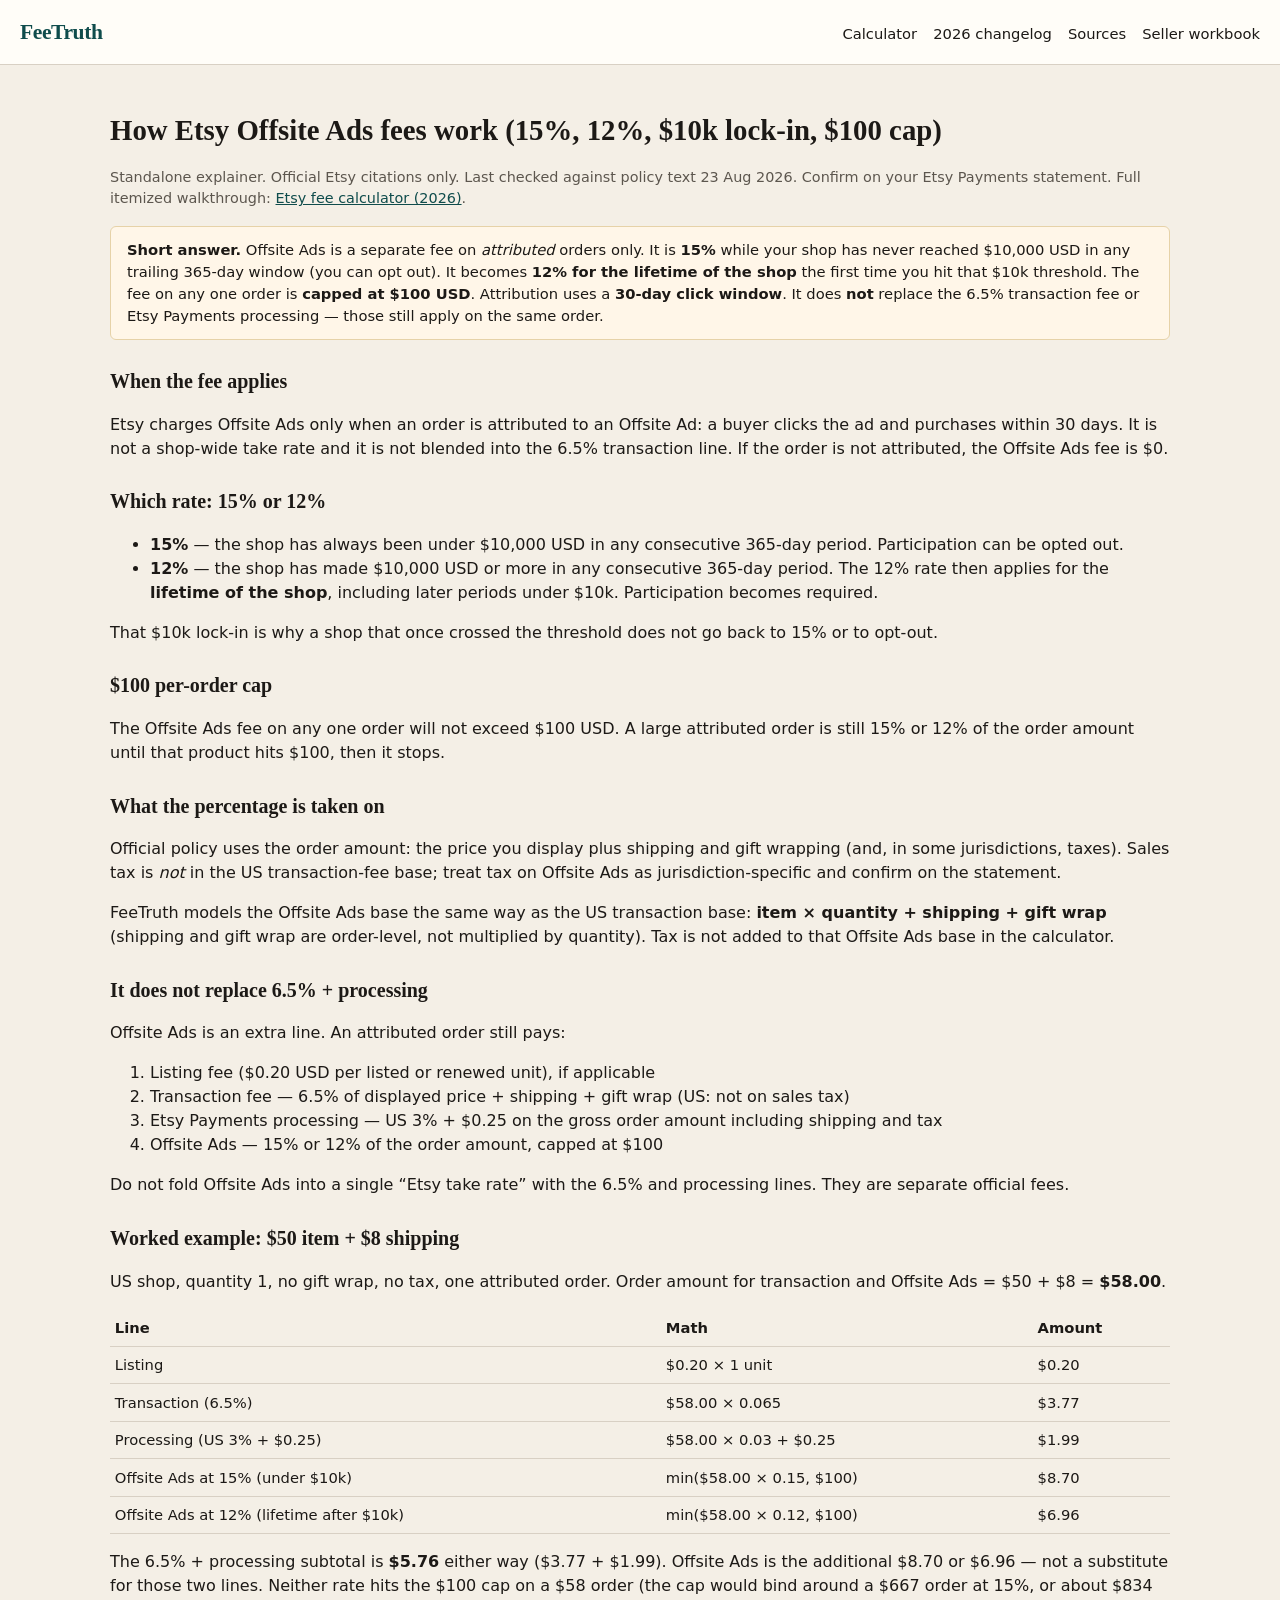
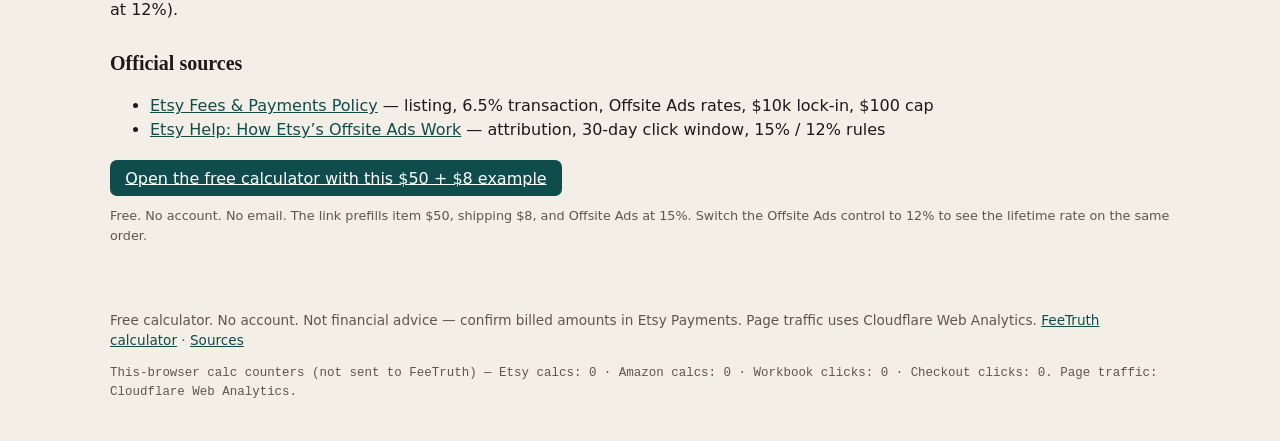
<file: guides/etsy-offsite-ads.html>
<!DOCTYPE html>
<html lang="en">
<head>
  <meta charset="utf-8" />
  <meta name="google-site-verification" content="FA61oJtBHolei19M53Q5c3lcyUGa_Wp4abpnqE888b4" />
  <meta name="viewport" content="width=device-width, initial-scale=1" />
  <title>How Etsy Offsite Ads fees work — FeeTruth</title>
  <link rel="stylesheet" href="../css/style.css" />
</head>
<body>
  <header class="app">
    <h1><span>FeeTruth</span></h1>
    <nav>
      <a href="../index.html">Calculator</a>
      <a href="../changelog.html">2026 changelog</a>
      <a href="../sources.html">Sources</a>
      <a href="../workbook.html">Seller workbook</a>
    </nav>
  </header>
  <article class="wrap">
    <h1>How Etsy Offsite Ads fees work (15%, 12%, $10k lock-in, $100 cap)</h1>
    <p class="meta">Standalone explainer. Official Etsy citations only. Last checked against policy text 23 Aug 2026. Confirm on your Etsy Payments statement. Full itemized walkthrough: <a href="etsy-fee-calculator.html">Etsy fee calculator (2026)</a>.</p>

    <div class="banner">
      <strong>Short answer.</strong> Offsite Ads is a separate fee on <em>attributed</em> orders only. It is <strong>15%</strong> while your shop has never reached $10,000 USD in any trailing 365-day window (you can opt out). It becomes <strong>12% for the lifetime of the shop</strong> the first time you hit that $10k threshold. The fee on any one order is <strong>capped at $100 USD</strong>. Attribution uses a <strong>30-day click window</strong>. It does <strong>not</strong> replace the 6.5% transaction fee or Etsy Payments processing — those still apply on the same order.
    </div>

    <h2>When the fee applies</h2>
    <p>Etsy charges Offsite Ads only when an order is attributed to an Offsite Ad: a buyer clicks the ad and purchases within 30 days. It is not a shop-wide take rate and it is not blended into the 6.5% transaction line. If the order is not attributed, the Offsite Ads fee is $0.</p>

    <h2>Which rate: 15% or 12%</h2>
    <ul>
      <li><strong>15%</strong> — the shop has always been under $10,000 USD in any consecutive 365-day period. Participation can be opted out.</li>
      <li><strong>12%</strong> — the shop has made $10,000 USD or more in any consecutive 365-day period. The 12% rate then applies for the <strong>lifetime of the shop</strong>, including later periods under $10k. Participation becomes required.</li>
    </ul>
    <p>That $10k lock-in is why a shop that once crossed the threshold does not go back to 15% or to opt-out.</p>

    <h2>$100 per-order cap</h2>
    <p>The Offsite Ads fee on any one order will not exceed $100 USD. A large attributed order is still 15% or 12% of the order amount until that product hits $100, then it stops.</p>

    <h2>What the percentage is taken on</h2>
    <p>Official policy uses the order amount: the price you display plus shipping and gift wrapping (and, in some jurisdictions, taxes). Sales tax is <em>not</em> in the US transaction-fee base; treat tax on Offsite Ads as jurisdiction-specific and confirm on the statement.</p>
    <p>FeeTruth models the Offsite Ads base the same way as the US transaction base: <strong>item × quantity + shipping + gift wrap</strong> (shipping and gift wrap are order-level, not multiplied by quantity). Tax is not added to that Offsite Ads base in the calculator.</p>

    <h2>It does not replace 6.5% + processing</h2>
    <p>Offsite Ads is an extra line. An attributed order still pays:</p>
    <ol>
      <li>Listing fee ($0.20 USD per listed or renewed unit), if applicable</li>
      <li>Transaction fee — 6.5% of displayed price + shipping + gift wrap (US: not on sales tax)</li>
      <li>Etsy Payments processing — US 3% + $0.25 on the gross order amount including shipping and tax</li>
      <li>Offsite Ads — 15% or 12% of the order amount, capped at $100</li>
    </ol>
    <p>Do not fold Offsite Ads into a single “Etsy take rate” with the 6.5% and processing lines. They are separate official fees.</p>

    <h2>Worked example: $50 item + $8 shipping</h2>
    <p>US shop, quantity 1, no gift wrap, no tax, one attributed order. Order amount for transaction and Offsite Ads = $50 + $8 = <strong>$58.00</strong>.</p>
    <table class="plain">
      <thead><tr><th>Line</th><th>Math</th><th>Amount</th></tr></thead>
      <tbody>
        <tr><td>Listing</td><td>$0.20 × 1 unit</td><td>$0.20</td></tr>
        <tr><td>Transaction (6.5%)</td><td>$58.00 × 0.065</td><td>$3.77</td></tr>
        <tr><td>Processing (US 3% + $0.25)</td><td>$58.00 × 0.03 + $0.25</td><td>$1.99</td></tr>
        <tr><td>Offsite Ads at 15% (under $10k)</td><td>min($58.00 × 0.15, $100)</td><td>$8.70</td></tr>
        <tr><td>Offsite Ads at 12% (lifetime after $10k)</td><td>min($58.00 × 0.12, $100)</td><td>$6.96</td></tr>
      </tbody>
    </table>
    <p>The 6.5% + processing subtotal is <strong>$5.76</strong> either way ($3.77 + $1.99). Offsite Ads is the additional $8.70 or $6.96 — not a substitute for those two lines. Neither rate hits the $100 cap on a $58 order (the cap would bind around a $667 order at 15%, or about $834 at 12%).</p>

    <h2>Official sources</h2>
    <ul>
      <li><a href="https://www.etsy.com/legal/fees">Etsy Fees &amp; Payments Policy</a> — listing, 6.5% transaction, Offsite Ads rates, $10k lock-in, $100 cap</li>
      <li><a href="https://help.etsy.com/hc/en-us/articles/360000338367-How-Etsy-s-Offsite-Ads-Work">Etsy Help: How Etsy’s Offsite Ads Work</a> — attribution, 30-day click window, 15% / 12% rules</li>
    </ul>

    <p style="margin-top:1.5rem">
      <a class="btn" href="../index.html?tab=etsy&amp;item=50&amp;qty=1&amp;ship=8&amp;gift=0&amp;tax=0&amp;ads=15">Open the free calculator with this $50 + $8 example</a>
    </p>
    <p class="note">Free. No account. No email. The link prefills item $50, shipping $8, and Offsite Ads at 15%. Switch the Offsite Ads control to 12% to see the lifetime rate on the same order.</p>
  </article>
  <footer>
    <p>Free calculator. No account. Not financial advice — confirm billed amounts in Etsy Payments. Page traffic uses Cloudflare Web Analytics. <a href="../index.html">FeeTruth calculator</a> · <a href="../sources.html">Sources</a></p>
    <div class="analytics" id="analytics"></div>
  </footer>
  <script src="../js/fees.js"></script>
  <script src="../js/app.js"></script>
<!-- Cloudflare Web Analytics --><script type='module' src='https://static.cloudflareinsights.com/beacon.min.js' data-cf-beacon='{"token": "185a204e92a94cebb95cacd619e0b6a8"}'></script><!-- End Cloudflare Web Analytics -->
</body>
</html>
</file>
<file: css/style.css>
:root {
  --bg: #f4efe6;
  --paper: #fffdf8;
  --ink: #1c1916;
  --muted: #5c564e;
  --line: #d8d0c4;
  --accent: #0f4c4c;
  --accent-2: #c45c26;
  --ok: #1f6b3a;
  --warn: #8a5a12;
  --bad: #8b2e24;
  --chip: #ece6db;
  --mono: "IBM Plex Mono", ui-monospace, SFMono-Regular, Menlo, monospace;
  --sans: "Source Serif 4", "Iowan Old Style", Georgia, serif;
  --ui: "IBM Plex Sans", ui-sans-serif, system-ui, sans-serif;
}
* { box-sizing: border-box; }
html, body { margin: 0; padding: 0; background: var(--bg); color: var(--ink); }
body { font-family: var(--ui); line-height: 1.5; min-height: 100vh; }
a { color: var(--accent); }
header.app {
  border-bottom: 1px solid var(--line);
  background: var(--paper);
  padding: 1rem 1.25rem;
  display: flex; flex-wrap: wrap; gap: 0.75rem 1.5rem;
  align-items: baseline; justify-content: space-between;
}
header.app h1 {
  font-family: var(--sans); font-weight: 600; font-size: 1.35rem;
  margin: 0; letter-spacing: -0.02em;
}
header.app h1 span { color: var(--accent); font-weight: 700; }
nav { display: flex; gap: 1rem; flex-wrap: wrap; font-size: 0.92rem; }
nav a { text-decoration: none; color: var(--ink); border-bottom: 1px solid transparent; }
nav a:hover, nav a[aria-current="page"] { border-bottom-color: var(--accent); color: var(--accent); }
.wrap { max-width: 1100px; margin: 0 auto; padding: 1.25rem; }
.lede { font-family: var(--sans); font-size: 1.15rem; max-width: 42rem; color: var(--muted); }
.banner {
  background: #fff6e8; border: 1px solid #e6d2a8; padding: 0.75rem 1rem;
  border-radius: 6px; font-size: 0.92rem; margin: 1rem 0 1.25rem;
}
.tabs { display: flex; gap: 0.4rem; margin: 1rem 0; flex-wrap: wrap; }
.tabs button {
  font: inherit; border: 1px solid var(--line); background: var(--paper);
  padding: 0.45rem 0.8rem; border-radius: 999px; cursor: pointer;
}
.tabs button[aria-selected="true"] { background: var(--accent); color: #fff; border-color: var(--accent); }
.grid { display: grid; grid-template-columns: 1fr 1fr; gap: 1.25rem; }
@media (max-width: 840px) { .grid { grid-template-columns: 1fr; } }
.card {
  background: var(--paper); border: 1px solid var(--line); border-radius: 10px;
  padding: 1rem 1.1rem;
}
.card h2 { font-family: var(--sans); font-size: 1.2rem; margin: 0 0 0.75rem; }
label.f { display: block; font-size: 0.82rem; color: var(--muted); margin: 0.55rem 0 0.2rem; }
input[type="number"], input[type="text"], select {
  width: 100%; padding: 0.45rem 0.55rem; border: 1px solid var(--line);
  border-radius: 6px; font: inherit; background: #fff;
}
.row2 { display: grid; grid-template-columns: 1fr 1fr; gap: 0.6rem; }
.checks { display: flex; flex-direction: column; gap: 0.35rem; margin-top: 0.7rem; font-size: 0.92rem; }
.checks label { display: flex; gap: 0.45rem; align-items: flex-start; }
.out-table { width: 100%; border-collapse: collapse; font-size: 0.92rem; }
.out-table th, .out-table td { text-align: left; padding: 0.4rem 0.25rem; border-bottom: 1px solid var(--line); vertical-align: top; }
.out-table td.amt, .out-table th.amt { text-align: right; font-family: var(--mono); font-size: 0.86rem; }
.totals { margin-top: 0.9rem; display: grid; gap: 0.25rem; }
.totals div { display: flex; justify-content: space-between; font-family: var(--mono); font-size: 0.92rem; }
.totals .big { font-size: 1.15rem; font-weight: 650; margin-top: 0.35rem; }
.chip {
  display: inline-block; font-size: 0.7rem; letter-spacing: 0.04em; text-transform: uppercase;
  background: var(--chip); padding: 0.12rem 0.4rem; border-radius: 4px; margin-right: 0.25rem;
  font-family: var(--ui);
}
.chip.verified { background: #dcefe3; color: var(--ok); }
.chip.estimate { background: #f3e6c8; color: var(--warn); }
.chip.override { background: #d7e8ea; color: var(--accent); }
.chip.off { background: #eeeae3; color: #888; }
.chip.input { background: #e8e4f2; color: #3d3560; }
.chip.usd { background: #eeeae3; color: #666; }
.note { color: var(--muted); font-size: 0.8rem; }
.solve { display: grid; grid-template-columns: 1fr 1fr; gap: 0.75rem; margin-top: 1rem; }
.solve .box { background: #f7f3eb; border-radius: 8px; padding: 0.7rem 0.8rem; }
.solve strong { display: block; font-family: var(--mono); font-size: 1.05rem; }
footer {
  margin: 2rem 1.25rem 2.5rem; color: var(--muted); font-size: 0.85rem;
  max-width: 1100px; margin-left: auto; margin-right: auto; padding: 0 1.25rem;
}
.analytics { font-family: var(--mono); font-size: 0.78rem; color: var(--muted); }
article h1 { font-family: var(--sans); font-size: 1.8rem; margin-bottom: 0.3rem; }
article h2 { font-family: var(--sans); font-size: 1.25rem; margin-top: 1.6rem; }
article h3 { font-family: var(--sans); font-size: 1.05rem; margin-top: 1.15rem; }
article time, .meta { color: var(--muted); font-size: 0.9rem; }
table.plain { width: 100%; border-collapse: collapse; font-size: 0.92rem; }
table.plain th, table.plain td { border-bottom: 1px solid var(--line); text-align: left; padding: 0.45rem 0.3rem; vertical-align: top; }
code { font-family: var(--mono); font-size: 0.86em; }
button[type="submit"], .btn {
  font: inherit; background: var(--accent); color: #fff; border: 0;
  padding: 0.55rem 0.95rem; border-radius: 7px; cursor: pointer;
}
button[type="submit"]:hover, .btn:hover { filter: brightness(1.08); }
.btn.ghost { background: transparent; color: var(--accent); border: 1px solid var(--accent); }
.cta {
  background: var(--paper);
  border: 1px solid var(--line);
  border-left: 4px solid var(--accent-2);
  border-radius: 10px;
  padding: 1rem 1.1rem;
  margin: 1rem 0 1.25rem;
}
.cta h2 {
  font-family: var(--sans); font-size: 1.15rem; margin: 0 0 0.4rem;
}
.cta p { margin: 0 0 0.75rem; color: var(--muted); font-size: 0.95rem; max-width: 42rem; }
.cta p:last-child { margin-bottom: 0; }
.cta-inline {
  margin-top: 1rem;
  padding-top: 0.8rem;
  border-top: 1px dashed var(--line);
  color: var(--muted);
  font-size: 0.92rem;
}

.trust {
  font-family: var(--ui); font-size: 0.92rem; letter-spacing: 0.01em;
  color: var(--accent); font-weight: 550; margin: -0.35rem 0 0.85rem;
}
tr.row-verified td.amt { font-weight: 500; font-style: normal; color: var(--ink); }
tr.row-estimate td.amt {
  font-weight: 400; font-style: italic; color: var(--warn);
}
tr.row-override td.amt { font-weight: 500; font-style: italic; color: var(--accent); }
tr.row-input td.amt, tr.row-off td.amt, tr.row-usd td.amt { font-weight: 400; color: var(--muted); }
.est-subtotal, .totals .est-subtotal {
  background: #f7f1e4; color: var(--warn); font-style: italic; font-weight: 400;
  padding: 0.35rem 0.4rem; border-radius: 6px;
}
.est-subtotal span:last-child { font-weight: 400; }
</file>
